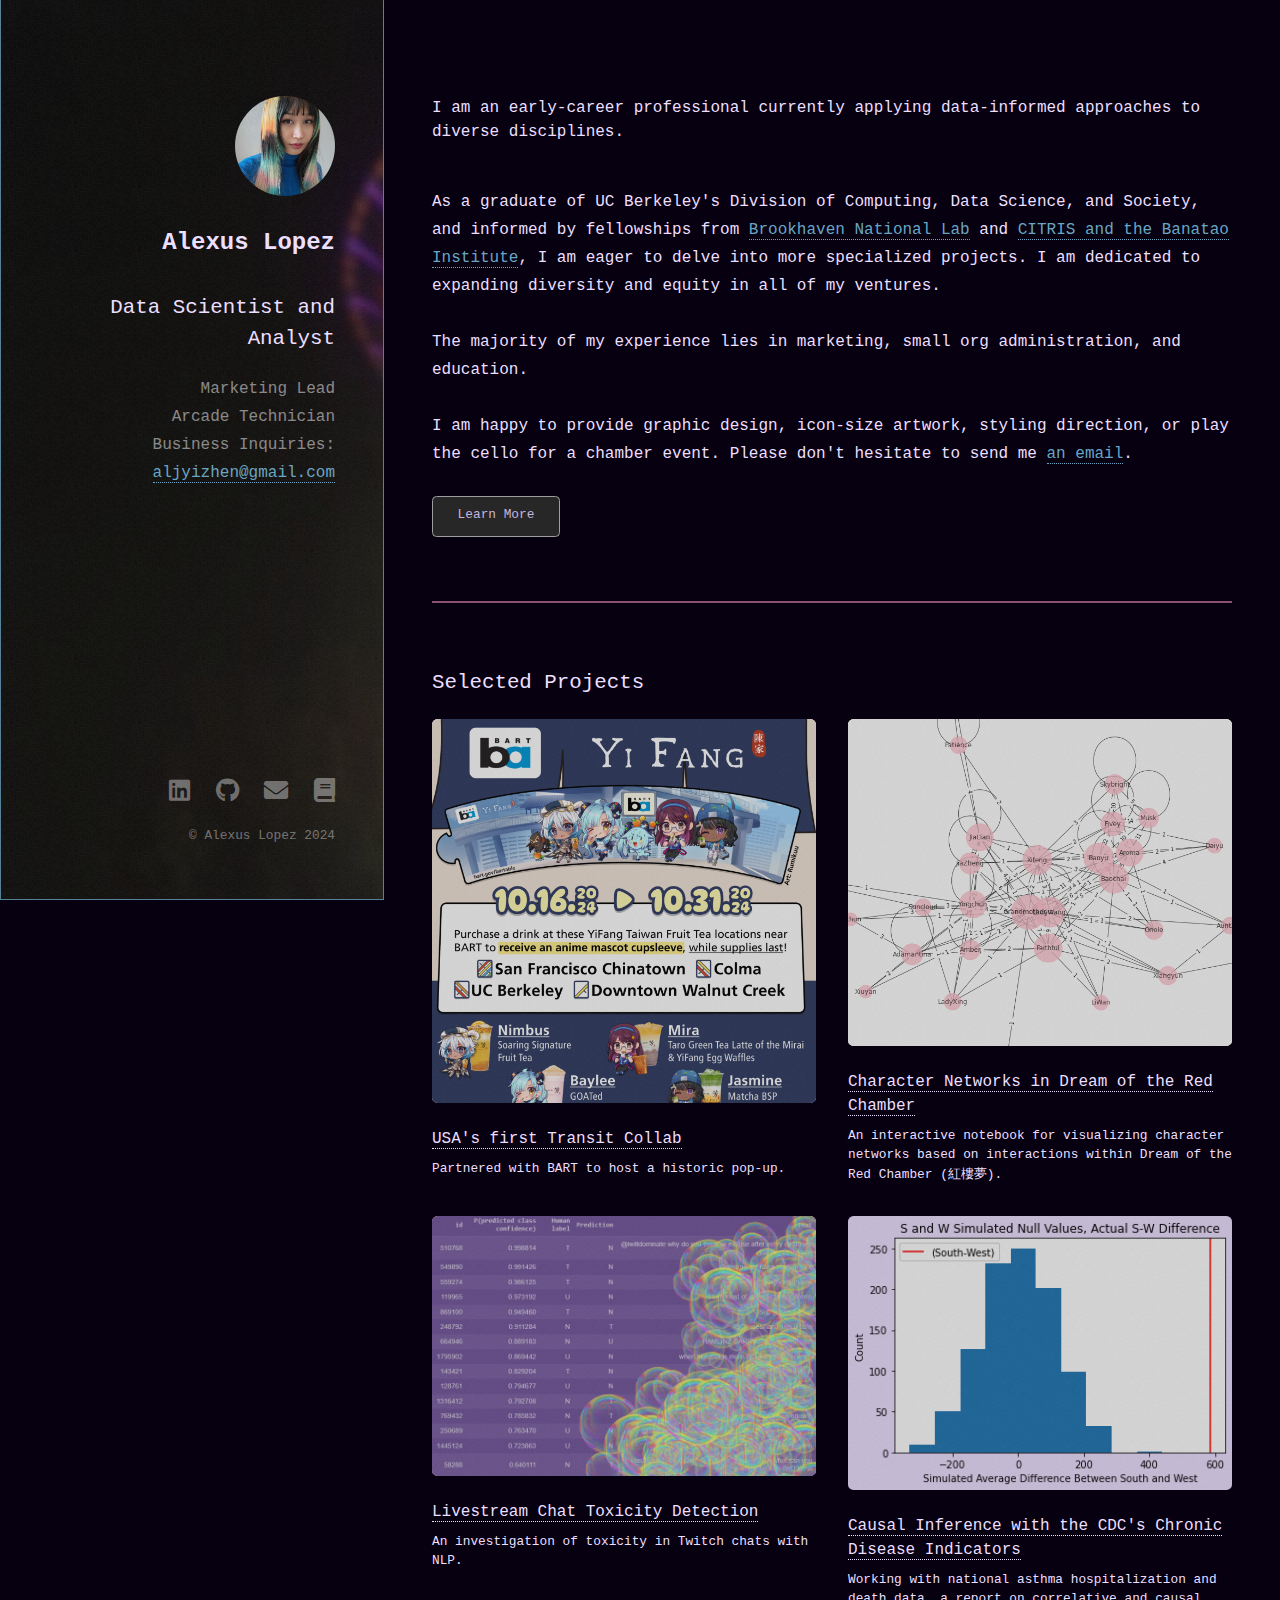
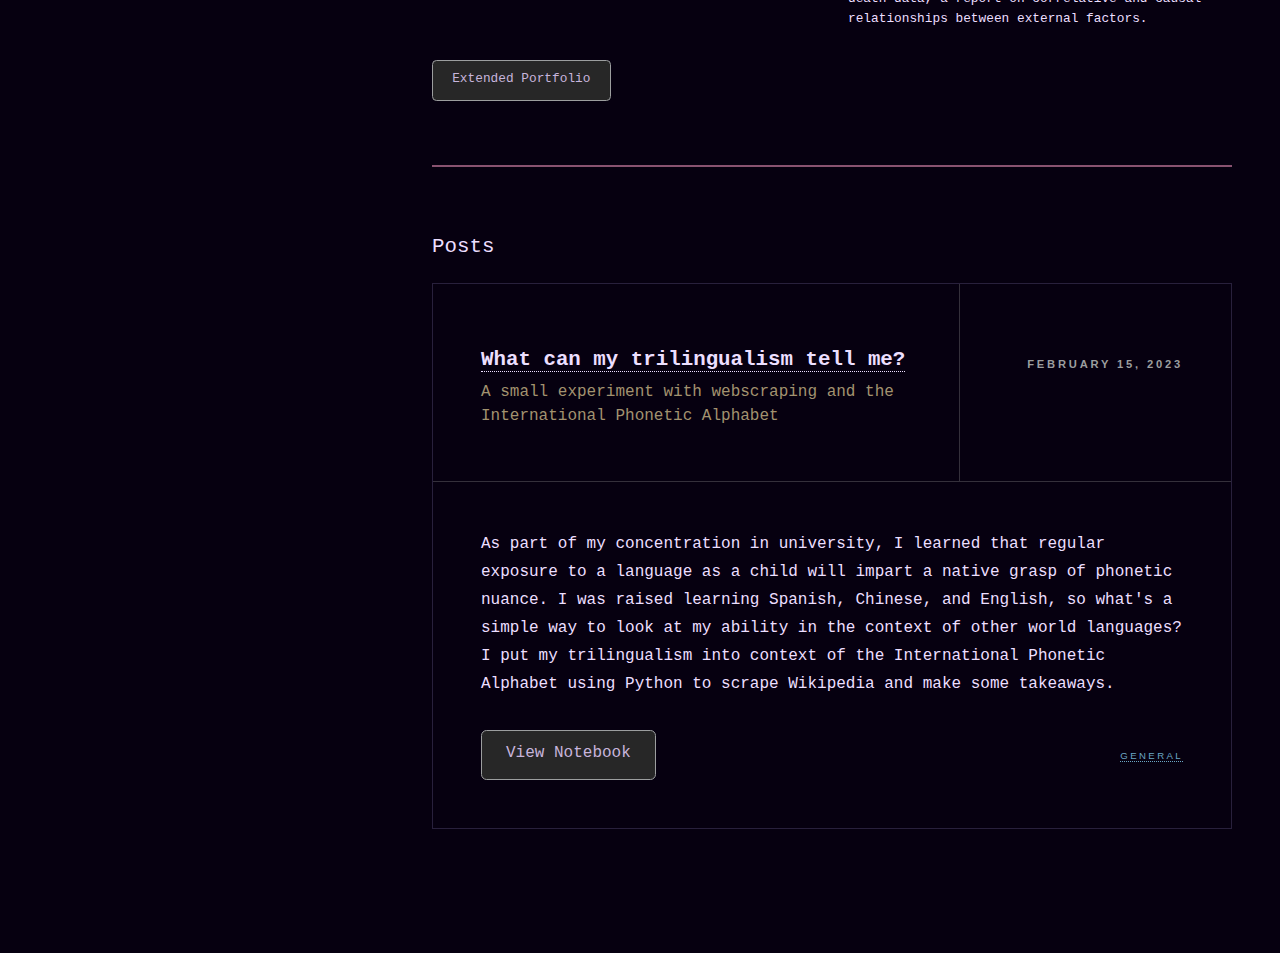
<file: index.html>
<!DOCTYPE HTML>
<!--
	base design is Strata by HTML5 UP, heavily modified by Alexus Lopez
	html5up.net | @ajlkn
	Free for personal and commercial use under the CCA 3.0 license (html5up.net/license)
-->
<html>
	<head>
		<title>Alexus Lopez</title>
		<meta charset="utf-8" />
		<meta name="viewport" content="width=device-width, initial-scale=1, user-scalable=no" />
		<link rel="stylesheet" href="assets/css/main.css" />
	</head>
	<body class="is-preload">

		<!-- Header -->
			<header id="header">
				<div class="inner">
					<a href="#" class="image avatar"><img src="images/avatar.jpg" alt="" /></a>
					<h1><strong>Alexus Lopez</strong> </h1> <br>
					<h2>
          Data Scientist and Analyst<br></h2>
					Marketing Lead<br>
					Arcade Technician<br>
          Business Inquiries: <a href="mailto:aljyizhen@gmail.com">aljyizhen@gmail.com </a>			
				</div>
			</header>

		<!-- Main -->
			<div id="main">

				<!-- One -->
					<section id="one">
						<header class="major">
							<h4>I am an early-career professional currently applying data-informed approaches to diverse disciplines. </h4><br>As a graduate of UC Berkeley's Division of Computing, Data Science, and Society, and informed by fellowships from <a href="https://www.bnl.gov/education/">Brookhaven National Lab</a> and <a href="https://citris-uc.org/labs-programs/innovation-hub/">CITRIS and the Banatao Institute</a>, I am eager to delve into more specialized projects. I am dedicated to expanding diversity and equity in all of my ventures. <br> <br>
              The majority of my experience lies in marketing, small org administration, and education.<br> <br>
              I am happy to provide graphic design, icon-size artwork, styling direction, or play the cello for a chamber event. Please don't hesitate to send me <a href="mailto:aljyizhen@gmail.com">an email</a>. <br> <br>
						</header>
						<ul class="actions">
							<li><a href="about.html" class="button small">Learn More</a>
							</li>
						</ul>
					</section>

				<!-- Two -->
					<section id="two">
						<h2>Selected Projects</h2>
						<div class="row">
							<article class="col-6 col-12-xsmall work-item">
								<a href="bart-collab.html" class="image fit thumb"><img src="images/bart.png" alt="" /></a>
								<h3><a href="bart-collab.html">USA's first Transit Collab</a></h3>
								<p>Partnered with BART to host a historic pop-up.</p>
							</article>
							<article class="col-6 col-12-xsmall work-item">
								<a href="https://colab.research.google.com/drive/1X1N0JhzPI42U1YNL2t3IsTDgnr0oR1bc" class="image fit thumb"><img src="images/thumbs/stone-network-thumb.png" alt="" /></a>
								<h3><a href="https://colab.research.google.com/drive/1X1N0JhzPI42U1YNL2t3IsTDgnr0oR1bc">Character Networks in Dream of the Red Chamber </a></h3>
								<p>An interactive notebook for visualizing character networks based on interactions within Dream of the Red Chamber (紅樓夢).</p>
							</article>
							<article class="col-6 col-12-xsmall work-item">
								<a href="https://colab.research.google.com/drive/1OxfYsd4pyMIKpudrrF8iluvM0K_Mc_CA" class="image fit thumb"><img src="images/thumbs/twitchclass.png" alt="" /></a>
								<h3><a href="https://colab.research.google.com/drive/1OxfYsd4pyMIKpudrrF8iluvM0K_Mc_CA">Livestream Chat Toxicity Detection</a></h3>
								<p>An investigation of toxicity in Twitch chats with NLP.</p>
							</article>
							<article class="col-6 col-12-xsmall work-item">
								<a href="CDCasthmareport.html" class="image fit thumb"><img src="images/thumbs/sampling.png" alt="" /></a>
								<h3><a href="CDCasthmareport.html">Causal Inference with the CDC's Chronic Disease Indicators</a></h3>
								<p>Working with national asthma hospitalization and death data, a report on correlative and causal relationships between external factors.</p>
							</article>
						
							
							
							
<!-- 							</article>
							<article class="col-6 col-12-xsmall work-item">
								<a href="images/fulls/04.jpg" class="image fit thumb"><img src="images/thumbs/04.jpg" alt="" /></a>
								<h3>Quam neque phasellus</h3>
								<p>Lorem ipsum dolor sit amet nisl sed nullam feugiat.</p>
							</article>
							<article class="col-6 col-12-xsmall work-item">
								<a href="images/fulls/05.jpg" class="image fit thumb"><img src="images/thumbs/05.jpg" alt="" /></a>
								<h3>Nunc enim commodo aliquet</h3>
								<p>Lorem ipsum dolor sit amet nisl sed nullam feugiat.</p>
							</article>
							<article class="col-6 col-12-xsmall work-item">
								<a href="images/fulls/06.jpg" class="image fit thumb"><img src="images/thumbs/06.jpg" alt="" /></a>
								<h3>Risus ornare lacinia</h3>
								<p>Lorem ipsum dolor sit amet nisl sed nullam feugiat.</p>
							</article> --> 
						</div>
						<ul class="actions">
							<li><a href="https://www.linkedin.com/in/alexusmarie/details/projects/" class="button small">Extended Portfolio</a></li>
						</ul>
					</section>


					<!-- Journal -->
          
					<section id="blog">
						<h2 id="align-center">Posts</h2>
						<div>
							<article class="post">
								<header>
									<div class="title">
										<h2><a href="https://colab.research.google.com/drive/1mjFENBBLT9MD7Xz3MvCwTHb24IcqvLcT">What can my trilingualism tell me?</a></h2>
										<p>A small experiment with webscraping and the International Phonetic Alphabet</p>
									</div>
									<div class="meta">
										<time class="published" datetime="2023-02-15">February 15, 2023</time>
										<!-- <a href="#" class="author"><span class="name">Jane Doe</span><img src="images/avatar.jpg" alt="" /></a> -->
									</div>
								</header>
								<!-- <a href="https://colab.research.google.com/drive/1mjFENBBLT9MD7Xz3MvCwTHb24IcqvLcT" class="image featured"><img src="images/pic03.jpg" alt="" /></a> -->
								<p>As part of my concentration in university, I learned that regular exposure to a language as a child will impart a native grasp of phonetic nuance.
									I was raised learning Spanish, Chinese, and English, so what's a simple way to look at my ability in the context of other world languages?
									I put my trilingualism into context of the International Phonetic Alphabet using Python to scrape Wikipedia and make some takeaways. 
								</p>
								<footer>
									<ul class="actions">
										<li><a href="https://colab.research.google.com/drive/1mjFENBBLT9MD7Xz3MvCwTHb24IcqvLcT" class="button">View Notebook</a></li>
									</ul>
									<ul class="stats">
										<li><a href="#">General</a></li>
										<!-- <li><a href="#" class="icon solid fa-heart">28</a></li>
										<li><a href="#" class="icon solid fa-comment">128</a></li> -->
									</ul>
								</footer>
							</article>
						</div>

					</section>
					

				<!-- Three -->
					<!-- <section id="three">
						<h2>Get In Touch</h2>
						<p>Accumsan pellentesque commodo blandit enim arcu non at amet id arcu magna. Accumsan orci faucibus id eu lorem semper nunc nisi lorem vulputate lorem neque lorem ipsum dolor.</p>
						<div class="row">
							<div class="col-8 col-12-small">
								<form method="post" action="#">
									<div class="row gtr-uniform gtr-50">
										<div class="col-6 col-12-xsmall"><input type="text" name="name" id="name" placeholder="Name" /></div>
										<div class="col-6 col-12-xsmall"><input type="email" name="email" id="email" placeholder="Email" /></div>
										<div class="col-12"><textarea name="message" id="message" placeholder="Message" rows="4"></textarea></div>
									</div>
								</form>
								<ul class="actions">
									<li><input type="submit" value="Send Message" /></li>
								</ul>
							</div>
							<div class="col-4 col-12-small">
								<ul class="labeled-icons">
									<li>
										<h3 class="icon solid fa-home"><span class="label">Address</span></h3>
										1234 Somewhere Rd.<br />
										Nashville, TN 00000<br />
										United States
									</li>
									<li>
										<h3 class="icon solid fa-mobile-alt"><span class="label">Phone</span></h3>
										000-000-0000
									</li>
									<li>
										<h3 class="icon solid fa-envelope"><span class="label">Email</span></h3>
										<a href="#">hello@untitled.tld</a>
									</li>
								</ul>
							</div>
						</div> -->
					<!-- </section> -->

				<!-- Four -->
				<!--
					<section id="four">
						<h2>Elements</h2>

						<section>
							<h4>Text</h4>
							<p>This is <b>bold</b> and this is <strong>strong</strong>. This is <i>italic</i> and this is <em>emphasized</em>.
							This is <sup>superscript</sup> text and this is <sub>subscript</sub> text.
							This is <u>underlined</u> and this is code: <code>for (;;) { ... }</code>. Finally, <a href="#">this is a link</a>.</p>
							<hr />
							<header>
								<h4>Heading with a Subtitle</h4>
								<p>Lorem ipsum dolor sit amet nullam id egestas urna aliquam</p>
							</header>
							<p>Nunc lacinia ante nunc ac lobortis. Interdum adipiscing gravida odio porttitor sem non mi integer non faucibus ornare mi ut ante amet placerat aliquet. Volutpat eu sed ante lacinia sapien lorem accumsan varius montes viverra nibh in adipiscing blandit tempus accumsan.</p>
							<header>
								<h5>Heading with a Subtitle</h5>
								<p>Lorem ipsum dolor sit amet nullam id egestas urna aliquam</p>
							</header>
							<p>Nunc lacinia ante nunc ac lobortis. Interdum adipiscing gravida odio porttitor sem non mi integer non faucibus ornare mi ut ante amet placerat aliquet. Volutpat eu sed ante lacinia sapien lorem accumsan varius montes viverra nibh in adipiscing blandit tempus accumsan.</p>
							<hr />
							<h2>Heading Level 2</h2>
							<h3>Heading Level 3</h3>
							<h4>Heading Level 4</h4>
							<h5>Heading Level 5</h5>
							<h6>Heading Level 6</h6>
							<hr />
							<h5>Blockquote</h5>
							<blockquote>Fringilla nisl. Donec accumsan interdum nisi, quis tincidunt felis sagittis eget tempus euismod. Vestibulum ante ipsum primis in faucibus vestibulum. Blandit adipiscing eu felis iaculis volutpat ac adipiscing accumsan faucibus. Vestibulum ante ipsum primis in faucibus lorem ipsum dolor sit amet nullam adipiscing eu felis.</blockquote>
							<h5>Preformatted</h5>
							<pre><code>i = 0;

while (!deck.isInOrder()) {
print 'Iteration ' + i;
deck.shuffle();
i++;
}

print 'It took ' + i + ' iterations to sort the deck.';</code></pre>
						</section>

						<section>
							<h4>Lists</h4>
							<div class="row">
								<div class="col-6 col-12-xsmall">
									<h5>Unordered</h5>
									<ul>
										<li>Dolor pulvinar etiam magna etiam.</li>
										<li>Sagittis adipiscing lorem eleifend.</li>
										<li>Felis enim feugiat dolore viverra.</li>
									</ul>
									<h5>Alternate</h5>
									<ul class="alt">
										<li>Dolor pulvinar etiam magna etiam.</li>
										<li>Sagittis adipiscing lorem eleifend.</li>
										<li>Felis enim feugiat dolore viverra.</li>
									</ul>
								</div>
								<div class="col-6 col-12-xsmall">
									<h5>Ordered</h5>
									<ol>
										<li>Dolor pulvinar etiam magna etiam.</li>
										<li>Etiam vel felis at lorem sed viverra.</li>
										<li>Felis enim feugiat dolore viverra.</li>
										<li>Dolor pulvinar etiam magna etiam.</li>
										<li>Etiam vel felis at lorem sed viverra.</li>
										<li>Felis enim feugiat dolore viverra.</li>
									</ol>
									<h5>Icons</h5>
									<ul class="icons">
										<li><a href="#" class="icon brands fa-twitter"><span class="label">Twitter</span></a></li>
										<li><a href="#" class="icon brands fa-facebook-f"><span class="label">Facebook</span></a></li>
										<li><a href="#" class="icon brands fa-instagram"><span class="label">Instagram</span></a></li>
										<li><a href="#" class="icon brands fa-github"><span class="label">Github</span></a></li>
										<li><a href="#" class="icon brands fa-dribbble"><span class="label">Dribbble</span></a></li>
										<li><a href="#" class="icon brands fa-tumblr"><span class="label">Tumblr</span></a></li>
									</ul>
								</div>
							</div>
							<h5>Actions</h5>
							<ul class="actions">
								<li><a href="#" class="button primary">Default</a></li>
								<li><a href="#" class="button">Default</a></li>
							</ul>
							<ul class="actions small">
								<li><a href="#" class="button primary small">Small</a></li>
								<li><a href="#" class="button small">Small</a></li>
							</ul>
							<div class="row">
								<div class="col-6 col-12-small">
									<ul class="actions stacked">
										<li><a href="#" class="button primary">Default</a></li>
										<li><a href="#" class="button">Default</a></li>
									</ul>
								</div>
								<div class="col-6 col-12-small">
									<ul class="actions stacked">
										<li><a href="#" class="button primary small">Small</a></li>
										<li><a href="#" class="button small">Small</a></li>
									</ul>
								</div>
								<div class="col-6 col-12-small">
									<ul class="actions stacked">
										<li><a href="#" class="button primary fit">Default</a></li>
										<li><a href="#" class="button fit">Default</a></li>
									</ul>
								</div>
								<div class="col-6 col-12-small">
									<ul class="actions stacked">
										<li><a href="#" class="button primary small fit">Small</a></li>
										<li><a href="#" class="button small fit">Small</a></li>
									</ul>
								</div>
							</div>
						</section>

						<section>
							<h4>Table</h4>
							<h5>Default</h5>
							<div class="table-wrapper">
								<table>
									<thead>
										<tr>
											<th>Name</th>
											<th>Description</th>
											<th>Price</th>
										</tr>
									</thead>
									<tbody>
										<tr>
											<td>Item One</td>
											<td>Ante turpis integer aliquet porttitor.</td>
											<td>29.99</td>
										</tr>
										<tr>
											<td>Item Two</td>
											<td>Vis ac commodo adipiscing arcu aliquet.</td>
											<td>19.99</td>
										</tr>
										<tr>
											<td>Item Three</td>
											<td> Morbi faucibus arcu accumsan lorem.</td>
											<td>29.99</td>
										</tr>
										<tr>
											<td>Item Four</td>
											<td>Vitae integer tempus condimentum.</td>
											<td>19.99</td>
										</tr>
										<tr>
											<td>Item Five</td>
											<td>Ante turpis integer aliquet porttitor.</td>
											<td>29.99</td>
										</tr>
									</tbody>
									<tfoot>
										<tr>
											<td colspan="2"></td>
											<td>100.00</td>
										</tr>
									</tfoot>
								</table>
							</div>

							<h5>Alternate</h5>
							<div class="table-wrapper">
								<table class="alt">
									<thead>
										<tr>
											<th>Name</th>
											<th>Description</th>
											<th>Price</th>
										</tr>
									</thead>
									<tbody>
										<tr>
											<td>Item One</td>
											<td>Ante turpis integer aliquet porttitor.</td>
											<td>29.99</td>
										</tr>
										<tr>
											<td>Item Two</td>
											<td>Vis ac commodo adipiscing arcu aliquet.</td>
											<td>19.99</td>
										</tr>
										<tr>
											<td>Item Three</td>
											<td> Morbi faucibus arcu accumsan lorem.</td>
											<td>29.99</td>
										</tr>
										<tr>
											<td>Item Four</td>
											<td>Vitae integer tempus condimentum.</td>
											<td>19.99</td>
										</tr>
										<tr>
											<td>Item Five</td>
											<td>Ante turpis integer aliquet porttitor.</td>
											<td>29.99</td>
										</tr>
									</tbody>
									<tfoot>
										<tr>
											<td colspan="2"></td>
											<td>100.00</td>
										</tr>
									</tfoot>
								</table>
							</div>
						</section>

						<section>
							<h4>Buttons</h4>
							<ul class="actions">
								<li><a href="#" class="button primary">Primary</a></li>
								<li><a href="#" class="button">Default</a></li>
							</ul>
							<ul class="actions">
								<li><a href="#" class="button large">Large</a></li>
								<li><a href="#" class="button">Default</a></li>
								<li><a href="#" class="button small">Small</a></li>
							</ul>
							<ul class="actions fit">
								<li><a href="#" class="button primary fit">Fit</a></li>
								<li><a href="#" class="button fit">Fit</a></li>
							</ul>
							<ul class="actions fit small">
								<li><a href="#" class="button primary fit small">Fit + Small</a></li>
								<li><a href="#" class="button fit small">Fit + Small</a></li>
							</ul>
							<ul class="actions">
								<li><a href="#" class="button primary icon solid fa-download">Icon</a></li>
								<li><a href="#" class="button icon solid fa-download">Icon</a></li>
							</ul>
							<ul class="actions">
								<li><span class="button primary disabled">Primary</span></li>
								<li><span class="button disabled">Default</span></li>
							</ul>
						</section>

						<section>
							<h4>Form</h4>
							<form method="post" action="#">
								<div class="row gtr-uniform gtr-50">
									<div class="col-6 col-12-xsmall">
										<input type="text" name="demo-name" id="demo-name" value="" placeholder="Name" />
									</div>
									<div class="col-6 col-12-xsmall">
										<input type="email" name="demo-email" id="demo-email" value="" placeholder="Email" />
									</div>
									<div class="col-12">
										<select name="demo-category" id="demo-category">
											<option value="">- Category -</option>
											<option value="1">Manufacturing</option>
											<option value="1">Shipping</option>
											<option value="1">Administration</option>
											<option value="1">Human Resources</option>
										</select>
									</div>
									<div class="col-4 col-12-small">
										<input type="radio" id="demo-priority-low" name="demo-priority" checked>
										<label for="demo-priority-low">Low Priority</label>
									</div>
									<div class="col-4 col-12-small">
										<input type="radio" id="demo-priority-normal" name="demo-priority">
										<label for="demo-priority-normal">Normal Priority</label>
									</div>
									<div class="col-4 col-12-small">
										<input type="radio" id="demo-priority-high" name="demo-priority">
										<label for="demo-priority-high">High Priority</label>
									</div>
									<div class="col-6 col-12-small">
										<input type="checkbox" id="demo-copy" name="demo-copy">
										<label for="demo-copy">Email me a copy of this message</label>
									</div>
									<div class="col-6 col-12-small">
										<input type="checkbox" id="demo-human" name="demo-human" checked>
										<label for="demo-human">I am a human and not a robot</label>
									</div>
									<div class="col-12">
										<textarea name="demo-message" id="demo-message" placeholder="Enter your message" rows="6"></textarea>
									</div>
									<div class="col-12">
										<ul class="actions">
											<li><input type="submit" value="Send Message" class="primary" /></li>
											<li><input type="reset" value="Reset" /></li>
										</ul>
									</div>
								</div>
							</form>
						</section>

						<section>
							<h4>Image</h4>
							<h5>Fit</h5>
							<div class="box alt">
								<div class="row gtr-50 gtr-uniform">
									<div class="col-12"><span class="image fit"><img src="images/fulls/05.jpg" alt="" /></span></div>
									<div class="col-4"><span class="image fit"><img src="images/thumbs/01.jpg" alt="" /></span></div>
									<div class="col-4"><span class="image fit"><img src="images/thumbs/02.jpg" alt="" /></span></div>
									<div class="col-4"><span class="image fit"><img src="images/thumbs/03.jpg" alt="" /></span></div>
									<div class="col-4"><span class="image fit"><img src="images/thumbs/04.jpg" alt="" /></span></div>
									<div class="col-4"><span class="image fit"><img src="images/thumbs/05.jpg" alt="" /></span></div>
									<div class="col-4"><span class="image fit"><img src="images/thumbs/06.jpg" alt="" /></span></div>
									<div class="col-4"><span class="image fit"><img src="images/thumbs/03.jpg" alt="" /></span></div>
									<div class="col-4"><span class="image fit"><img src="images/thumbs/02.jpg" alt="" /></span></div>
									<div class="col-4"><span class="image fit"><img src="images/thumbs/01.jpg" alt="" /></span></div>
								</div>
							</div>
							<h5>Left &amp; Right</h5>
							<p><span class="image left"><img src="images/avatar.jpg" alt="" /></span>Fringilla nisl. Donec accumsan interdum nisi, quis tincidunt felis sagittis eget. tempus euismod. Vestibulum ante ipsum primis in faucibus vestibulum. Blandit adipiscing eu felis iaculis volutpat ac adipiscing accumsan eu faucibus. Integer ac pellentesque praesent tincidunt felis sagittis eget. tempus euismod. Vestibulum ante ipsum primis in faucibus vestibulum. Blandit adipiscing eu felis iaculis volutpat ac adipiscing accumsan eu faucibus. Integer ac pellentesque praesent. Donec accumsan interdum nisi, quis tincidunt felis sagittis eget. tempus euismod. Vestibulum ante ipsum primis in faucibus vestibulum. Blandit adipiscing eu felis iaculis volutpat ac adipiscing accumsan eu faucibus. Integer ac pellentesque praesent tincidunt felis sagittis eget. tempus euismod. Vestibulum ante ipsum primis in faucibus vestibulum. Blandit adipiscing eu felis iaculis volutpat ac adipiscing accumsan eu faucibus. Integer ac pellentesque praesent.</p>
							<p><span class="image right"><img src="images/avatar.jpg" alt="" /></span>Fringilla nisl. Donec accumsan interdum nisi, quis tincidunt felis sagittis eget. tempus euismod. Vestibulum ante ipsum primis in faucibus vestibulum. Blandit adipiscing eu felis iaculis volutpat ac adipiscing accumsan eu faucibus. Integer ac pellentesque praesent tincidunt felis sagittis eget. tempus euismod. Vestibulum ante ipsum primis in faucibus vestibulum. Blandit adipiscing eu felis iaculis volutpat ac adipiscing accumsan eu faucibus. Integer ac pellentesque praesent. Donec accumsan interdum nisi, quis tincidunt felis sagittis eget. tempus euismod. Vestibulum ante ipsum primis in faucibus vestibulum. Blandit adipiscing eu felis iaculis volutpat ac adipiscing accumsan eu faucibus. Integer ac pellentesque praesent tincidunt felis sagittis eget. tempus euismod. Vestibulum ante ipsum primis in faucibus vestibulum. Blandit adipiscing eu felis iaculis volutpat ac adipiscing accumsan eu faucibus. Integer ac pellentesque praesent.</p>
						</section>

					</section>
				-->

			</div>

		<!-- Footer -->
			<footer id="footer">
				<div class="inner">
					<ul class="icons">
						<li><a href="https://www.linkedin.com/in/alexusmarie/" class="icon brands fa-linkedin"><span class="label">Linkedin</span></a></li>
						<li><a href="https://github.com/gltmkm506" class="icon brands fa-github"><span class="label">Github</span></a></li>
						<li><a href="mailto:aljyizhen@gmail.com" class="icon solid fa-envelope"><span class="label">Email</span></a></li>
						<li><a href="https://amplexu.neocities.org/" class="icon solid fa-book"><span class="label">Neocities</span></a></li>
					</ul>
					<ul class="copyright">
						<li>&copy; Alexus Lopez 2024</li>
					</ul>
				</div>
			</footer>

		<!-- Scripts -->
			<script src="assets/js/jquery.min.js"></script>
			<script src="assets/js/jquery.poptrox.min.js"></script>
			<script src="assets/js/browser.min.js"></script>
			<script src="assets/js/breakpoints.min.js"></script>
			<script src="assets/js/util.js"></script>
			<script src="assets/js/main.js"></script>

	</body>
</html>
</file>
<file: assets/css/main.css>
@import url("fontawesome-all.min.css");
/* @import url("https://fonts.googleapis.com/css?family=Source+Sans+Pro:400,400italic"); */

/*
	Strata by HTML5 UP
	html5up.net | @ajlkn
	Free for personal and commercial use under the CCA 3.0 license (html5up.net/license)
*/

html, body, div, span, applet, object,
iframe, h1, h2, h3, h4, h5, h6, p, blockquote,
pre, a, abbr, acronym, address, big, cite,
code, del, dfn, em, img, ins, kbd, q, s, samp,
small, strike, strong, sub, sup, tt, var, b,
u, i, center, dl, dt, dd, ol, ul, li, fieldset,
form, label, legend, table, caption, tbody,
tfoot, thead, tr, th, td, article, aside,
canvas, details, embed, figure, figcaption,
footer, header, hgroup, menu, nav, output, ruby,
section, summary, time, mark, audio, video {
	margin: 0;
	padding: 0;
	border: 0;
	font-size: 100%;
	font: inherit;
	vertical-align: baseline;}

article, aside, details, figcaption, figure,
footer, header, hgroup, menu, nav, section {
	display: block;}

body {
	line-height: 1;
}

ol, ul {
	list-style: none;
}

blockquote, q {
	quotes: none;
}

	blockquote:before, blockquote:after, q:before, q:after {
		content: '';
		content: none;
	}

table {
	border-collapse: collapse;
	border-spacing: 0;
}

body {
	-webkit-text-size-adjust: none;
}

mark {
	background-color: transparent;
	color: inherit;
}

input::-moz-focus-inner {
	border: 0;
	padding: 0;
}

input, select, textarea {
	-moz-appearance: none;
	-webkit-appearance: none;
	-ms-appearance: none;
	appearance: none;
}

/* Basic */

	html {
		box-sizing: border-box;
	}

	*, *:before, *:after {
		box-sizing: inherit;
	}

	body {
		background: #060010;
	}

		body.is-preload *, body.is-preload *:before, body.is-preload *:after {
			-moz-animation: none !important;
			-webkit-animation: none !important;
			-ms-animation: none !important;
			animation: none !important;
			-moz-transition: none !important;
			-webkit-transition: none !important;
			-ms-transition: none !important;
			transition: none !important;
		}

	body, input, select, textarea {
		color: #ECDFFF;
		font-family: monospace, "Helvetica", serif;
		font-size: 12pt;
		font-weight: 200;
		line-height: 1.75em;
	}

	a {
		-moz-transition: color 0.2s ease-in-out, border-color 0.2s ease-in-out;
		-webkit-transition: color 0.2s ease-in-out, border-color 0.2s ease-in-out;
		-ms-transition: color 0.2s ease-in-out, border-color 0.2s ease-in-out;
		transition: color 0.2s ease-in-out, border-color 0.2s ease-in-out;
		border-bottom: dotted 1px;
		color: #6AA6C4;
		text-decoration: none;
	}

		a:hover {
			border-bottom-color: transparent;
			color: #558298 !important;
			text-decoration: none;
		}

	strong, b {
		color: #ECDFFF;
		font-weight: 600;
	}

	em, i {
		font-style: italic;
	}

	p {
		margin: 0 0 2em 0;
	}

	h1, h2, h3, h4, h5, h6 {
		color: #ECDFFF;
		font-weight: 500;
		line-height: 1em;
		margin: 0 0 1em 0;
	}

		h1 a, h2 a, h3 a, h4 a, h5 a, h6 a {
			color: inherit;
			text-decoration: none;
		}

	h1 {
		font-size: 2em;
		line-height: 1.5em;
	}

	h2 {
		font-size: 1.3em;
		line-height: 1.5em;
	}

	h3 {
		font-size: 1.1em;
		line-height: 1.5em;
	}

	h4 {
		font-size: 1em;
		line-height: 1.5em;
	}

	h5 {
		font-size: 0.8em;
		line-height: 1.5em;
	}

	h6 {
		font-size: 0.6em;
		line-height: 1.5em;
	}

	sub {
		font-size: 0.7em;
		position: relative;
		top: 0.5em;
	}

	sup {
		font-size: 0.7em;
		position: relative;
		top: -0.5em;
	}

	hr {
		border: 0;
		border-bottom: solid 2px #efefef;
		margin: 2em 0;
	}

		hr.major {
			margin: 3em 0;
		}

	blockquote {
		border-left: solid 6px #efefef;
		font-style: italic;
		margin: 0 0 2em 0;
		padding: 0.5em 0 0.5em 1.5em;
	}

	code {
		background: #f7f7f7;
		border-radius: 0.35em;
		border: solid 2px #efefef;
		font-family: "Courier New", monospace;
		font-size: 0.9em;
		margin: 0 0.25em;
		padding: 0.25em 0.65em;
	}

	pre {
		-webkit-overflow-scrolling: touch;
		font-family: "Courier New", monospace;
		font-size: 0.9em;
		margin: 0 0 2em 0;
	}

		pre code {
			display: block;
			line-height: 1.75em;
			padding: 1em 1.5em;
			overflow-x: auto;
		}

	.align-left {
		text-align: left;
	}

	.align-center {
		text-align: center;
	}

	.align-right {
		text-align: right;
	}

/* Container */

	.container {
		margin: 0 auto;
		max-width: calc(100% - 4em);
		width: 100%;
	}

		.container.xsmall {
			width: 25%;
		}

		.container.small {
			width: 50%;
		}

		.container.medium {
			width: 75%;
		}

		.container.large {
			width: 125%;
		}

		.container.xlarge {
			width: 150%;
		}

		.container.max {
			width: 100%;
		}

		@media screen and (max-width: 980px) {

			.container {
				width: 100% !important;
				max-width: 100% !important;
			}

		}

		@media screen and (max-width: 480px) {

			.container {
				max-width: calc(100% - 3em);
			}

		}

/* Row */

	.row {
		display: flex;
		flex-wrap: wrap;
		box-sizing: border-box;
		align-items: stretch;
	}

		.row > * {
			box-sizing: border-box;
		}

		.row.gtr-uniform > * > :last-child {
			margin-bottom: 0;
		}

		.row.aln-left {
			justify-content: flex-start;
		}

		.row.aln-center {
			justify-content: center;
		}

		.row.aln-right {
			justify-content: flex-end;
		}

		.row.aln-top {
			align-items: flex-start;
		}

		.row.aln-middle {
			align-items: center;
		}

		.row.aln-bottom {
			align-items: flex-end;
		}

		.row > .imp {
			order: -1;
		}

		.row > .col-1 {
			width: 8.33333%;
		}

		.row > .off-1 {
			margin-left: 8.33333%;
		}

		.row > .col-2 {
			width: 16.66667%;
		}

		.row > .off-2 {
			margin-left: 16.66667%;
		}

		.row > .col-3 {
			width: 25%;
		}

		.row > .off-3 {
			margin-left: 25%;
		}

		.row > .col-4 {
			width: 33.33333%;
		}

		.row > .off-4 {
			margin-left: 33.33333%;
		}

		.row > .col-5 {
			width: 41.66667%;
		}

		.row > .off-5 {
			margin-left: 41.66667%;
		}

		.row > .col-6 {
			width: 50%;
		}

		.row > .off-6 {
			margin-left: 50%;
		}

		.row > .col-7 {
			width: 58.33333%;
		}

		.row > .off-7 {
			margin-left: 58.33333%;
		}

		.row > .col-8 {
			width: 66.66667%;
		}

		.row > .off-8 {
			margin-left: 66.66667%;
		}

		.row > .col-9 {
			width: 75%;
		}

		.row > .off-9 {
			margin-left: 75%;
		}

		.row > .col-10 {
			width: 83.33333%;
		}

		.row > .off-10 {
			margin-left: 83.33333%;
		}

		.row > .col-11 {
			width: 91.66667%;
		}

		.row > .off-11 {
			margin-left: 91.66667%;
		}

		.row > .col-12 {
			width: 100%;
		}

		.row > .off-12 {
			margin-left: 100%;
		}

		.row.gtr-0 {
			margin-top: 0;
			margin-left: 0em;
		}

			.row.gtr-0 > * {
				padding: 0 0 0 0em;
			}

			.row.gtr-0.gtr-uniform {
				margin-top: 0em;
			}

				.row.gtr-0.gtr-uniform > * {
					padding-top: 0em;
				}

		.row.gtr-25 {
			margin-top: 0;
			margin-left: -0.625em;
		}

			.row.gtr-25 > * {
				padding: 0 0 0 0.625em;
			}

			.row.gtr-25.gtr-uniform {
				margin-top: -0.625em;
			}

				.row.gtr-25.gtr-uniform > * {
					padding-top: 0.625em;
				}

		.row.gtr-50 {
			margin-top: 0;
			margin-left: -1.25em;
		}

			.row.gtr-50 > * {
				padding: 0 0 0 1.25em;
			}

			.row.gtr-50.gtr-uniform {
				margin-top: -1.25em;
			}

				.row.gtr-50.gtr-uniform > * {
					padding-top: 1.25em;
				}

		.row {
			margin-top: 0;
			margin-left: -2.5em;
		}

			.row > * {
				padding: 0 0 0 2.5em;
			}

			.row.gtr-uniform {
				margin-top: -2.5em;
			}

				.row.gtr-uniform > * {
					padding-top: 2.5em;
				}

		.row.gtr-150 {
			margin-top: 0;
			margin-left: -3.75em;
		}

			.row.gtr-150 > * {
				padding: 0 0 0 3.75em;
			}

			.row.gtr-150.gtr-uniform {
				margin-top: -3.75em;
			}

				.row.gtr-150.gtr-uniform > * {
					padding-top: 3.75em;
				}

		.row.gtr-200 {
			margin-top: 0;
			margin-left: -5em;
		}

			.row.gtr-200 > * {
				padding: 0 0 0 5em;
			}

			.row.gtr-200.gtr-uniform {
				margin-top: -5em;
			}

				.row.gtr-200.gtr-uniform > * {
					padding-top: 5em;
				}

		@media screen and (max-width: 1800px) {

			.row {
				display: flex;
				flex-wrap: wrap;
				box-sizing: border-box;
				align-items: stretch;
			}

				.row > * {
					box-sizing: border-box;
				}

				.row.gtr-uniform > * > :last-child {
					margin-bottom: 0;
				}

				.row.aln-left {
					justify-content: flex-start;
				}

				.row.aln-center {
					justify-content: center;
				}

				.row.aln-right {
					justify-content: flex-end;
				}

				.row.aln-top {
					align-items: flex-start;
				}

				.row.aln-middle {
					align-items: center;
				}

				.row.aln-bottom {
					align-items: flex-end;
				}

				.row > .imp-xlarge {
					order: -1;
				}

				.row > .col-1-xlarge {
					width: 8.33333%;
				}

				.row > .off-1-xlarge {
					margin-left: 8.33333%;
				}

				.row > .col-2-xlarge {
					width: 16.66667%;
				}

				.row > .off-2-xlarge {
					margin-left: 16.66667%;
				}

				.row > .col-3-xlarge {
					width: 25%;
				}

				.row > .off-3-xlarge {
					margin-left: 25%;
				}

				.row > .col-4-xlarge {
					width: 33.33333%;
				}

				.row > .off-4-xlarge {
					margin-left: 33.33333%;
				}

				.row > .col-5-xlarge {
					width: 41.66667%;
				}

				.row > .off-5-xlarge {
					margin-left: 41.66667%;
				}

				.row > .col-6-xlarge {
					width: 50%;
				}

				.row > .off-6-xlarge {
					margin-left: 50%;
				}

				.row > .col-7-xlarge {
					width: 58.33333%;
				}

				.row > .off-7-xlarge {
					margin-left: 58.33333%;
				}

				.row > .col-8-xlarge {
					width: 66.66667%;
				}

				.row > .off-8-xlarge {
					margin-left: 66.66667%;
				}

				.row > .col-9-xlarge {
					width: 75%;
				}

				.row > .off-9-xlarge {
					margin-left: 75%;
				}

				.row > .col-10-xlarge {
					width: 83.33333%;
				}

				.row > .off-10-xlarge {
					margin-left: 83.33333%;
				}

				.row > .col-11-xlarge {
					width: 91.66667%;
				}

				.row > .off-11-xlarge {
					margin-left: 91.66667%;
				}

				.row > .col-12-xlarge {
					width: 100%;
				}

				.row > .off-12-xlarge {
					margin-left: 100%;
				}

				.row.gtr-0 {
					margin-top: 0;
					margin-left: 0em;
				}

					.row.gtr-0 > * {
						padding: 0 0 0 0em;
					}

					.row.gtr-0.gtr-uniform {
						margin-top: 0em;
					}

						.row.gtr-0.gtr-uniform > * {
							padding-top: 0em;
						}

				.row.gtr-25 {
					margin-top: 0;
					margin-left: -0.625em;
				}

					.row.gtr-25 > * {
						padding: 0 0 0 0.625em;
					}

					.row.gtr-25.gtr-uniform {
						margin-top: -0.625em;
					}

						.row.gtr-25.gtr-uniform > * {
							padding-top: 0.625em;
						}

				.row.gtr-50 {
					margin-top: 0;
					margin-left: -1.25em;
				}

					.row.gtr-50 > * {
						padding: 0 0 0 1.25em;
					}

					.row.gtr-50.gtr-uniform {
						margin-top: -1.25em;
					}

						.row.gtr-50.gtr-uniform > * {
							padding-top: 1.25em;
						}

				.row {
					margin-top: 0;
					margin-left: -2.5em;
				}

					.row > * {
						padding: 0 0 0 2.5em;
					}

					.row.gtr-uniform {
						margin-top: -2.5em;
					}

						.row.gtr-uniform > * {
							padding-top: 2.5em;
						}

				.row.gtr-150 {
					margin-top: 0;
					margin-left: -3.75em;
				}

					.row.gtr-150 > * {
						padding: 0 0 0 3.75em;
					}

					.row.gtr-150.gtr-uniform {
						margin-top: -3.75em;
					}

						.row.gtr-150.gtr-uniform > * {
							padding-top: 3.75em;
						}

				.row.gtr-200 {
					margin-top: 0;
					margin-left: -5em;
				}

					.row.gtr-200 > * {
						padding: 0 0 0 5em;
					}

					.row.gtr-200.gtr-uniform {
						margin-top: -5em;
					}

						.row.gtr-200.gtr-uniform > * {
							padding-top: 5em;
						}

		}

		@media screen and (max-width: 1280px) {

			.row {
				display: flex;
				flex-wrap: wrap;
				box-sizing: border-box;
				align-items: stretch;
			}

				.row > * {
					box-sizing: border-box;
				}

				.row.gtr-uniform > * > :last-child {
					margin-bottom: 0;
				}

				.row.aln-left {
					justify-content: flex-start;
				}

				.row.aln-center {
					justify-content: center;
				}

				.row.aln-right {
					justify-content: flex-end;
				}

				.row.aln-top {
					align-items: flex-start;
				}

				.row.aln-middle {
					align-items: center;
				}

				.row.aln-bottom {
					align-items: flex-end;
				}

				.row > .imp-large {
					order: -1;
				}

				.row > .col-1-large {
					width: 8.33333%;
				}

				.row > .off-1-large {
					margin-left: 8.33333%;
				}

				.row > .col-2-large {
					width: 16.66667%;
				}

				.row > .off-2-large {
					margin-left: 16.66667%;
				}

				.row > .col-3-large {
					width: 25%;
				}

				.row > .off-3-large {
					margin-left: 25%;
				}

				.row > .col-4-large {
					width: 33.33333%;
				}

				.row > .off-4-large {
					margin-left: 33.33333%;
				}

				.row > .col-5-large {
					width: 41.66667%;
				}

				.row > .off-5-large {
					margin-left: 41.66667%;
				}

				.row > .col-6-large {
					width: 50%;
				}

				.row > .off-6-large {
					margin-left: 50%;
				}

				.row > .col-7-large {
					width: 58.33333%;
				}

				.row > .off-7-large {
					margin-left: 58.33333%;
				}

				.row > .col-8-large {
					width: 66.66667%;
				}

				.row > .off-8-large {
					margin-left: 66.66667%;
				}

				.row > .col-9-large {
					width: 75%;
				}

				.row > .off-9-large {
					margin-left: 75%;
				}

				.row > .col-10-large {
					width: 83.33333%;
				}

				.row > .off-10-large {
					margin-left: 83.33333%;
				}

				.row > .col-11-large {
					width: 91.66667%;
				}

				.row > .off-11-large {
					margin-left: 91.66667%;
				}

				.row > .col-12-large {
					width: 100%;
				}

				.row > .off-12-large {
					margin-left: 100%;
				}

				.row.gtr-0 {
					margin-top: 0;
					margin-left: 0em;
				}

					.row.gtr-0 > * {
						padding: 0 0 0 0em;
					}

					.row.gtr-0.gtr-uniform {
						margin-top: 0em;
					}

						.row.gtr-0.gtr-uniform > * {
							padding-top: 0em;
						}

				.row.gtr-25 {
					margin-top: 0;
					margin-left: -0.5em;
				}

					.row.gtr-25 > * {
						padding: 0 0 0 0.5em;
					}

					.row.gtr-25.gtr-uniform {
						margin-top: -0.5em;
					}

						.row.gtr-25.gtr-uniform > * {
							padding-top: 0.5em;
						}

				.row.gtr-50 {
					margin-top: 0;
					margin-left: -1em;
				}

					.row.gtr-50 > * {
						padding: 0 0 0 1em;
					}

					.row.gtr-50.gtr-uniform {
						margin-top: -1em;
					}

						.row.gtr-50.gtr-uniform > * {
							padding-top: 1em;
						}

				.row {
					margin-top: 0;
					margin-left: -2em;
				}

					.row > * {
						padding: 0 0 0 2em;
					}

					.row.gtr-uniform {
						margin-top: -2em;
					}

						.row.gtr-uniform > * {
							padding-top: 2em;
						}

				.row.gtr-150 {
					margin-top: 0;
					margin-left: -3em;
				}

					.row.gtr-150 > * {
						padding: 0 0 0 3em;
					}

					.row.gtr-150.gtr-uniform {
						margin-top: -3em;
					}

						.row.gtr-150.gtr-uniform > * {
							padding-top: 3em;
						}

				.row.gtr-200 {
					margin-top: 0;
					margin-left: -4em;
				}

					.row.gtr-200 > * {
						padding: 0 0 0 4em;
					}

					.row.gtr-200.gtr-uniform {
						margin-top: -4em;
					}

						.row.gtr-200.gtr-uniform > * {
							padding-top: 4em;
						}

		}

		@media screen and (max-width: 980px) {

			.row {
				display: flex;
				flex-wrap: wrap;
				box-sizing: border-box;
				align-items: stretch;
			}

				.row > * {
					box-sizing: border-box;
				}

				.row.gtr-uniform > * > :last-child {
					margin-bottom: 0;
				}

				.row.aln-left {
					justify-content: flex-start;
				}

				.row.aln-center {
					justify-content: center;
				}

				.row.aln-right {
					justify-content: flex-end;
				}

				.row.aln-top {
					align-items: flex-start;
				}

				.row.aln-middle {
					align-items: center;
				}

				.row.aln-bottom {
					align-items: flex-end;
				}

				.row > .imp-medium {
					order: -1;
				}

				.row > .col-1-medium {
					width: 8.33333%;
				}

				.row > .off-1-medium {
					margin-left: 8.33333%;
				}

				.row > .col-2-medium {
					width: 16.66667%;
				}

				.row > .off-2-medium {
					margin-left: 16.66667%;
				}

				.row > .col-3-medium {
					width: 25%;
				}

				.row > .off-3-medium {
					margin-left: 25%;
				}

				.row > .col-4-medium {
					width: 33.33333%;
				}

				.row > .off-4-medium {
					margin-left: 33.33333%;
				}

				.row > .col-5-medium {
					width: 41.66667%;
				}

				.row > .off-5-medium {
					margin-left: 41.66667%;
				}

				.row > .col-6-medium {
					width: 50%;
				}

				.row > .off-6-medium {
					margin-left: 50%;
				}

				.row > .col-7-medium {
					width: 58.33333%;
				}

				.row > .off-7-medium {
					margin-left: 58.33333%;
				}

				.row > .col-8-medium {
					width: 66.66667%;
				}

				.row > .off-8-medium {
					margin-left: 66.66667%;
				}

				.row > .col-9-medium {
					width: 75%;
				}

				.row > .off-9-medium {
					margin-left: 75%;
				}

				.row > .col-10-medium {
					width: 83.33333%;
				}

				.row > .off-10-medium {
					margin-left: 83.33333%;
				}

				.row > .col-11-medium {
					width: 91.66667%;
				}

				.row > .off-11-medium {
					margin-left: 91.66667%;
				}

				.row > .col-12-medium {
					width: 100%;
				}

				.row > .off-12-medium {
					margin-left: 100%;
				}

				.row.gtr-0 {
					margin-top: 0;
					margin-left: 0em;
				}

					.row.gtr-0 > * {
						padding: 0 0 0 0em;
					}

					.row.gtr-0.gtr-uniform {
						margin-top: 0em;
					}

						.row.gtr-0.gtr-uniform > * {
							padding-top: 0em;
						}

				.row.gtr-25 {
					margin-top: 0;
					margin-left: -0.5em;
				}

					.row.gtr-25 > * {
						padding: 0 0 0 0.5em;
					}

					.row.gtr-25.gtr-uniform {
						margin-top: -0.5em;
					}

						.row.gtr-25.gtr-uniform > * {
							padding-top: 0.5em;
						}

				.row.gtr-50 {
					margin-top: 0;
					margin-left: -1em;
				}

					.row.gtr-50 > * {
						padding: 0 0 0 1em;
					}

					.row.gtr-50.gtr-uniform {
						margin-top: -1em;
					}

						.row.gtr-50.gtr-uniform > * {
							padding-top: 1em;
						}

				.row {
					margin-top: 0;
					margin-left: -2em;
				}

					.row > * {
						padding: 0 0 0 2em;
					}

					.row.gtr-uniform {
						margin-top: -2em;
					}

						.row.gtr-uniform > * {
							padding-top: 2em;
						}

				.row.gtr-150 {
					margin-top: 0;
					margin-left: -3em;
				}

					.row.gtr-150 > * {
						padding: 0 0 0 3em;
					}

					.row.gtr-150.gtr-uniform {
						margin-top: -3em;
					}

						.row.gtr-150.gtr-uniform > * {
							padding-top: 3em;
						}

				.row.gtr-200 {
					margin-top: 0;
					margin-left: -4em;
				}

					.row.gtr-200 > * {
						padding: 0 0 0 4em;
					}

					.row.gtr-200.gtr-uniform {
						margin-top: -4em;
					}

						.row.gtr-200.gtr-uniform > * {
							padding-top: 4em;
						}

		}

		@media screen and (max-width: 736px) {

			.row {
				display: flex;
				flex-wrap: wrap;
				box-sizing: border-box;
				align-items: stretch;
			}

				.row > * {
					box-sizing: border-box;
				}

				.row.gtr-uniform > * > :last-child {
					margin-bottom: 0;
				}

				.row.aln-left {
					justify-content: flex-start;
				}

				.row.aln-center {
					justify-content: center;
				}

				.row.aln-right {
					justify-content: flex-end;
				}

				.row.aln-top {
					align-items: flex-start;
				}

				.row.aln-middle {
					align-items: center;
				}

				.row.aln-bottom {
					align-items: flex-end;
				}

				.row > .imp-small {
					order: -1;
				}

				.row > .col-1-small {
					width: 8.33333%;
				}

				.row > .off-1-small {
					margin-left: 8.33333%;
				}

				.row > .col-2-small {
					width: 16.66667%;
				}

				.row > .off-2-small {
					margin-left: 16.66667%;
				}

				.row > .col-3-small {
					width: 25%;
				}

				.row > .off-3-small {
					margin-left: 25%;
				}

				.row > .col-4-small {
					width: 33.33333%;
				}

				.row > .off-4-small {
					margin-left: 33.33333%;
				}

				.row > .col-5-small {
					width: 41.66667%;
				}

				.row > .off-5-small {
					margin-left: 41.66667%;
				}

				.row > .col-6-small {
					width: 50%;
				}

				.row > .off-6-small {
					margin-left: 50%;
				}

				.row > .col-7-small {
					width: 58.33333%;
				}

				.row > .off-7-small {
					margin-left: 58.33333%;
				}

				.row > .col-8-small {
					width: 66.66667%;
				}

				.row > .off-8-small {
					margin-left: 66.66667%;
				}

				.row > .col-9-small {
					width: 75%;
				}

				.row > .off-9-small {
					margin-left: 75%;
				}

				.row > .col-10-small {
					width: 83.33333%;
				}

				.row > .off-10-small {
					margin-left: 83.33333%;
				}

				.row > .col-11-small {
					width: 91.66667%;
				}

				.row > .off-11-small {
					margin-left: 91.66667%;
				}

				.row > .col-12-small {
					width: 100%;
				}

				.row > .off-12-small {
					margin-left: 100%;
				}

				.row.gtr-0 {
					margin-top: 0;
					margin-left: 0em;
				}

					.row.gtr-0 > * {
						padding: 0 0 0 0em;
					}

					.row.gtr-0.gtr-uniform {
						margin-top: 0em;
					}

						.row.gtr-0.gtr-uniform > * {
							padding-top: 0em;
						}

				.row.gtr-25 {
					margin-top: 0;
					margin-left: -0.375em;
				}

					.row.gtr-25 > * {
						padding: 0 0 0 0.375em;
					}

					.row.gtr-25.gtr-uniform {
						margin-top: -0.375em;
					}

						.row.gtr-25.gtr-uniform > * {
							padding-top: 0.375em;
						}

				.row.gtr-50 {
					margin-top: 0;
					margin-left: -0.75em;
				}

					.row.gtr-50 > * {
						padding: 0 0 0 0.75em;
					}

					.row.gtr-50.gtr-uniform {
						margin-top: -0.75em;
					}

						.row.gtr-50.gtr-uniform > * {
							padding-top: 0.75em;
						}

				.row {
					margin-top: 0;
					margin-left: -1.5em;
				}

					.row > * {
						padding: 0 0 0 1.5em;
					}

					.row.gtr-uniform {
						margin-top: -1.5em;
					}

						.row.gtr-uniform > * {
							padding-top: 1.5em;
						}

				.row.gtr-150 {
					margin-top: 0;
					margin-left: -2.25em;
				}

					.row.gtr-150 > * {
						padding: 0 0 0 2.25em;
					}

					.row.gtr-150.gtr-uniform {
						margin-top: -2.25em;
					}

						.row.gtr-150.gtr-uniform > * {
							padding-top: 2.25em;
						}

				.row.gtr-200 {
					margin-top: 0;
					margin-left: -3em;
				}

					.row.gtr-200 > * {
						padding: 0 0 0 3em;
					}

					.row.gtr-200.gtr-uniform {
						margin-top: -3em;
					}

						.row.gtr-200.gtr-uniform > * {
							padding-top: 3em;
						}

		}

		@media screen and (max-width: 480px) {

			.row {
				display: flex;
				flex-wrap: wrap;
				box-sizing: border-box;
				align-items: stretch;
			}

				.row > * {
					box-sizing: border-box;
				}

				.row.gtr-uniform > * > :last-child {
					margin-bottom: 0;
				}

				.row.aln-left {
					justify-content: flex-start;
				}

				.row.aln-center {
					justify-content: center;
				}

				.row.aln-right {
					justify-content: flex-end;
				}

				.row.aln-top {
					align-items: flex-start;
				}

				.row.aln-middle {
					align-items: center;
				}

				.row.aln-bottom {
					align-items: flex-end;
				}

				.row > .imp-xsmall {
					order: -1;
				}

				.row > .col-1-xsmall {
					width: 8.33333%;
				}

				.row > .off-1-xsmall {
					margin-left: 8.33333%;
				}

				.row > .col-2-xsmall {
					width: 16.66667%;
				}

				.row > .off-2-xsmall {
					margin-left: 16.66667%;
				}

				.row > .col-3-xsmall {
					width: 25%;
				}

				.row > .off-3-xsmall {
					margin-left: 25%;
				}

				.row > .col-4-xsmall {
					width: 33.33333%;
				}

				.row > .off-4-xsmall {
					margin-left: 33.33333%;
				}

				.row > .col-5-xsmall {
					width: 41.66667%;
				}

				.row > .off-5-xsmall {
					margin-left: 41.66667%;
				}

				.row > .col-6-xsmall {
					width: 50%;
				}

				.row > .off-6-xsmall {
					margin-left: 50%;
				}

				.row > .col-7-xsmall {
					width: 58.33333%;
				}

				.row > .off-7-xsmall {
					margin-left: 58.33333%;
				}

				.row > .col-8-xsmall {
					width: 66.66667%;
				}

				.row > .off-8-xsmall {
					margin-left: 66.66667%;
				}

				.row > .col-9-xsmall {
					width: 75%;
				}

				.row > .off-9-xsmall {
					margin-left: 75%;
				}

				.row > .col-10-xsmall {
					width: 83.33333%;
				}

				.row > .off-10-xsmall {
					margin-left: 83.33333%;
				}

				.row > .col-11-xsmall {
					width: 91.66667%;
				}

				.row > .off-11-xsmall {
					margin-left: 91.66667%;
				}

				.row > .col-12-xsmall {
					width: 100%;
				}

				.row > .off-12-xsmall {
					margin-left: 100%;
				}

				.row.gtr-0 {
					margin-top: 0;
					margin-left: 0em;
				}

					.row.gtr-0 > * {
						padding: 0 0 0 0em;
					}

					.row.gtr-0.gtr-uniform {
						margin-top: 0em;
					}

						.row.gtr-0.gtr-uniform > * {
							padding-top: 0em;
						}

				.row.gtr-25 {
					margin-top: 0;
					margin-left: -0.375em;
				}

					.row.gtr-25 > * {
						padding: 0 0 0 0.375em;
					}

					.row.gtr-25.gtr-uniform {
						margin-top: -0.375em;
					}

						.row.gtr-25.gtr-uniform > * {
							padding-top: 0.375em;
						}

				.row.gtr-50 {
					margin-top: 0;
					margin-left: -0.75em;
				}

					.row.gtr-50 > * {
						padding: 0 0 0 0.75em;
					}

					.row.gtr-50.gtr-uniform {
						margin-top: -0.75em;
					}

						.row.gtr-50.gtr-uniform > * {
							padding-top: 0.75em;
						}

				.row {
					margin-top: 0;
					margin-left: -1.5em;
				}

					.row > * {
						padding: 0 0 0 1.5em;
					}

					.row.gtr-uniform {
						margin-top: -1.5em;
					}

						.row.gtr-uniform > * {
							padding-top: 1.5em;
						}

				.row.gtr-150 {
					margin-top: 0;
					margin-left: -2.25em;
				}

					.row.gtr-150 > * {
						padding: 0 0 0 2.25em;
					}

					.row.gtr-150.gtr-uniform {
						margin-top: -2.25em;
					}

						.row.gtr-150.gtr-uniform > * {
							padding-top: 2.25em;
						}

				.row.gtr-200 {
					margin-top: 0;
					margin-left: -3em;
				}

					.row.gtr-200 > * {
						padding: 0 0 0 3em;
					}

					.row.gtr-200.gtr-uniform {
						margin-top: -3em;
					}

						.row.gtr-200.gtr-uniform > * {
							padding-top: 3em;
						}

		}
/* Post */

.post {
	padding: 3em 3em 1em 3em ;
	background:  #060010;
	border: solid 1px rgba(119, 106, 163, 0.3);
	margin: 0 0 3em 0;
	position: relative;
}

	.post > header {
		display: -moz-flex;
		display: -webkit-flex;
		display: -ms-flex;
		display: flex;
		border-bottom: solid 1px rgba(160, 160, 160, 0.3);
		left: -3em;
		margin: -3em 0 3em 0;
		position: relative;
		width: calc(100% + 6em);
	}

		.post > header .title {
			-moz-flex-grow: 1;
			-webkit-flex-grow: 1;
			-ms-flex-grow: 1;
			flex-grow: 1;
			-ms-flex: 1;
			padding: 3.75em 3em 3.3em 3em;
		}

			.post > header .title h2 {
				font-weight: 900;
				font-size: 1.3em;
			}

			.post > header .title > :last-child {
				margin-bottom: 0;
			}

		.post > header .meta {
			padding: 3.75em 3em 1.75em 3em ;
			border-left: solid 1px rgba(160, 160, 160, 0.3);
			min-width: 17em;
			text-align: right;
			width: 17em;
		}

			.post > header .meta > * {
				margin: 0 0 1em 0;
			}

			.post > header .meta > :last-child {
				margin-bottom: 0;
			}

			.post > header .meta .published {
				color: #9C9E9F;
				display: block;
				font-family: "Raleway", Helvetica, sans-serif;
				font-size: 0.7em;
				font-weight: 800;
				letter-spacing: 0.25em;
				margin-top: 0.5em;
				text-transform: uppercase;
				white-space: nowrap;
			}

	.post > a.image.featured {
		overflow: hidden;
	}

		.post > a.image.featured img {
			-moz-transition: -moz-transform 0.2s ease-out;
			-webkit-transition: -webkit-transform 0.2s ease-out;
			-ms-transition: -ms-transform 0.2s ease-out;
			transition: transform 0.2s ease-out;
		}

		.post > a.image.featured:hover img {
			-moz-transform: scale(1.05);
			-webkit-transform: scale(1.05);
			-ms-transform: scale(1.05);
			transform: scale(1.05);
		}

	.post > footer {
		display: -moz-flex;
		display: -webkit-flex;
		display: -ms-flex;
		display: flex;
		-moz-align-items: center;
		-webkit-align-items: center;
		-ms-align-items: center;
		align-items: center;
	}

		.post > footer .actions {
			-moz-flex-grow: 1;
			-webkit-flex-grow: 1;
			-ms-flex-grow: 1;
			flex-grow: 1;
		}

		.post > footer .stats {
			cursor: default;
			list-style: none;
			padding: 0;
		}

			.post > footer .stats li {
				border-left: solid 1px rgba(160, 160, 160, 0.3);
				display: inline-block;
				font-family: "Raleway", Helvetica, sans-serif;
				font-size: 0.6em;
				font-weight: 400;
				letter-spacing: 0.25em;
				line-height: 1;
				margin: 0 0 0 2em;
				padding: 0 0 0 2em;
				text-transform: uppercase;
			}

				.post > footer .stats li:first-child {
					border-left: 0;
					margin-left: 0;
					padding-left: 0;
				}

				.post > footer .stats li .icon {
					border-bottom: 0;
				}

					.post > footer .stats li .icon:before {
						color: rgba(9, 94, 173, 0.747);
						margin-right: 0.75em;
					}

	@media screen and (max-width: 980px) {

		.post {
			border-left: 0;
			border-right: 0;
			left: -3em;
			width: calc(100% + (3em * 2));
		}

			.post > header {
				-moz-flex-direction: column;
				-webkit-flex-direction: column;
				-ms-flex-direction: column;
				flex-direction: column;
				padding: 3.75em 3em 1.25em 3em ;
				border-left: 0;
			}

				.post > header .title {
					-ms-flex: 0 1 auto;
					margin: 0 0 2em 0;
					padding: 0;
					text-align: center;
				}

				.post > header .meta {
					-moz-align-items: center;
					-webkit-align-items: center;
					-ms-align-items: center;
					align-items: center;
					display: -moz-flex;
					display: -webkit-flex;
					display: -ms-flex;
					display: flex;
					-moz-justify-content: center;
					-webkit-justify-content: center;
					-ms-justify-content: center;
					justify-content: center;
					border-left: 0;
					margin: 0 0 2em 0;
					padding-top: 0;
					padding: 0;
					text-align: left;
					width: 100%;
				}

					.post > header .meta > * {
						border-left: solid 1px rgba(160, 160, 160, 0.3);
						margin-left: 2em;
						padding-left: 2em;
					}

					.post > header .meta > :first-child {
						border-left: 0;
						margin-left: 0;
						padding-left: 0;
					}

					.post > header .meta .published {
						margin-bottom: 0;
						margin-top: 0;
					}

					.post > header .meta .author {
						-moz-flex-direction: row-reverse;
						-webkit-flex-direction: row-reverse;
						-ms-flex-direction: row-reverse;
						flex-direction: row-reverse;
						margin-bottom: 0;
					}

						.post > header .meta .author .name {
							margin: 0 0 0 1.5em;
						}

						.post > header .meta .author img {
							width: 3.5em;
						}

	}

	@media screen and (max-width: 736px) {

		.post {
			padding: 1.5em 1.5em 0.1em 1.5em ;
			left: -1.5em;
			margin: 0 0 2em 0;
			width: calc(100% + (1.5em * 2));
		}

			.post > header {
				padding: 3em 1.5em 0.5em 1.5em ;
				left: -1.5em;
				margin: -1.5em 0 1.5em 0;
				width: calc(100% + 3em);
			}

				.post > header .title h2 {
					font-size: 1.1em;
				}

	}

	@media screen and (max-width: 480px) {

		.post > header .meta {
			-moz-align-items: center;
			-webkit-align-items: center;
			-ms-align-items: center;
			align-items: center;
			-moz-flex-direction: column;
			-webkit-flex-direction: column;
			-ms-flex-direction: column;
			flex-direction: column;
		}

			.post > header .meta > * {
				border-left: 0;
				margin: 1em 0 0 0;
				padding-left: 0;
			}

			.post > header .meta .author .name {
				display: none;
			}

		.post > .image.featured {
			margin-left: -1.5em;
			margin-top: calc(-1.5em - 1px);
			width: calc(100% + 3em);
		}

		.post > footer {
			-moz-align-items: -moz-stretch;
			-webkit-align-items: -webkit-stretch;
			-ms-align-items: -ms-stretch;
			align-items: stretch;
			-moz-flex-direction: column-reverse;
			-webkit-flex-direction: column-reverse;
			-ms-flex-direction: column-reverse;
			flex-direction: column-reverse;
		}

			.post > footer .stats {
				text-align: center;
			}

				.post > footer .stats li {
					margin: 0 0 0 1.25em;
					padding: 0 0 0 1.25em;
				}

	}

/* Section/Article */

	section.special, article.special {
		text-align: center;
	}

	header p {
		color: #A2926F;
		position: relative;
		margin: 0 0 1.5em 0;
	}

	header h2 + p {
		font-size: 1em;
		margin-top: -1em;
		line-height: 1.5em;
	}

	header h3 + p {
		font-size: 1.1em;
		margin-top: -0.8em;
		line-height: 1.5em;
	}

	header h4 + p,
	header h5 + p,
	header h6 + p {
		font-size: 0.9em;
		margin-top: -0.6em;
		line-height: 1.5em;
	}

	header.major h2 {
		font-size: 1.3em;
	}

/* Form */

	form {
		margin: 0 0 2em 0;
	}

	label {
		color: #787878;
		display: block;
		font-size: 0.9em;
		font-weight: 400;
		margin: 0 0 1em 0;
	}

	input[type="text"],
	input[type="password"],
	input[type="email"],
	select,
	textarea {
		-moz-appearance: none;
		-webkit-appearance: none;
		-ms-appearance: none;
		appearance: none;
		background:  #060010;
		border-radius: 0.35em;
		border: solid 2px transparent;
		color: inherit;
		display: block;
		outline: 0;
		padding: 0 0.75em;
		text-decoration: none;
		width: 100%;
	}

		input[type="text"]:invalid,
		input[type="password"]:invalid,
		input[type="email"]:invalid,
		select:invalid,
		textarea:invalid {
			box-shadow: none;
		}

		input[type="text"]:focus,
		input[type="password"]:focus,
		input[type="email"]:focus,
		select:focus,
		textarea:focus {
			border-color: #9d1854;
		}

	select {
		background-image: url("data:image/svg+xml;charset=utf8,%3Csvg xmlns='http://www.w3.org/2000/svg' width='40' height='40' preserveAspectRatio='none' viewBox='0 0 40 40'%3E%3Cpath d='M9.4,12.3l10.4,10.4l10.4-10.4c0.2-0.2,0.5-0.4,0.9-0.4c0.3,0,0.6,0.1,0.9,0.4l3.3,3.3c0.2,0.2,0.4,0.5,0.4,0.9 c0,0.4-0.1,0.6-0.4,0.9L20.7,31.9c-0.2,0.2-0.5,0.4-0.9,0.4c-0.3,0-0.6-0.1-0.9-0.4L4.3,17.3c-0.2-0.2-0.4-0.5-0.4-0.9 c0-0.4,0.1-0.6,0.4-0.9l3.3-3.3c0.2-0.2,0.5-0.4,0.9-0.4S9.1,12.1,9.4,12.3z' fill='%23dfdfdf' /%3E%3C/svg%3E");
		background-size: 1.25rem;
		background-repeat: no-repeat;
		background-position: calc(100% - 1rem) center;
		height: 2.75em;
		padding-right: 2.75em;
		text-overflow: ellipsis;
	}

		select option {
			color: #787878;
			background:  #060010;
		}

		select:focus::-ms-value {
			background-color: transparent;
		}

		select::-ms-expand {
			display: none;
		}

	input[type="text"],
	input[type="password"],
	input[type="email"],
	select {
		height: 2.75em;
	}

	textarea {
		padding: 0.75em;
	}

	input[type="checkbox"],
	input[type="radio"] {
		-moz-appearance: none;
		-webkit-appearance: none;
		-ms-appearance: none;
		appearance: none;
		display: block;
		float: left;
		margin-right: -2em;
		opacity: 0;
		width: 1em;
		z-index: -1;
	}

		input[type="checkbox"] + label,
		input[type="radio"] + label {
			text-decoration: none;
			color: #a2a2a2;
			cursor: pointer;
			display: inline-block;
			font-size: 1em;
			font-weight: 400;
			padding-left: 2.4em;
			padding-right: 0.75em;
			position: relative;
		}

			input[type="checkbox"] + label:before,
			input[type="radio"] + label:before {
				-moz-osx-font-smoothing: grayscale;
				-webkit-font-smoothing: antialiased;
				display: inline-block;
				font-style: normal;
				font-variant: normal;
				text-rendering: auto;
				line-height: 1;
				text-transform: none !important;
				font-family: 'Font Awesome 5 Free';
				font-weight: 900;
			}

			input[type="checkbox"] + label:before,
			input[type="radio"] + label:before {
				background: #f7f7f7;
				border-radius: 0.35em;
				border: solid 2px transparent;
				content: '';
				display: inline-block;
				font-size: 0.8em;
				height: 2.0625em;
				left: 0;
				line-height: 1.85625em;
				position: absolute;
				text-align: center;
				top: 0;
				width: 2.0625em;
			}

		input[type="checkbox"]:checked + label:before,
		input[type="radio"]:checked + label:before {
			background: #787878;
			border-color: #787878;
			color: #fff;
			content: '\f00c';
		}

		input[type="checkbox"]:focus + label:before,
		input[type="radio"]:focus + label:before {
			border-color: #49bf9d;
		}

	input[type="checkbox"] + label:before {
		border-radius: 0.35em;
	}

	input[type="radio"] + label:before {
		border-radius: 100%;
	}

	::-webkit-input-placeholder {
		color: #b2b2b2 !important;
		opacity: 1.0;
	}

	:-moz-placeholder {
		color: #b2b2b2 !important;
		opacity: 1.0;
	}

	::-moz-placeholder {
		color: #b2b2b2 !important;
		opacity: 1.0;
	}

	:-ms-input-placeholder {
		color: #b2b2b2 !important;
		opacity: 1.0;
	}

/* Box */

	.box {
		border-radius: 0.35em;
		border: solid 2px #90234b;
		margin-bottom: 2em;
		padding: 1.5em;
	}

		.box > :last-child,
		.box > :last-child > :last-child,
		.box > :last-child > :last-child > :last-child {
			margin-bottom: 0;
		}

		.box.alt {
			border: 0;
			border-radius: 0;
			padding: 0;
		}

/* Icon */

	.icon {
		text-decoration: none;
		border-bottom: none;
		position: relative;
	}

		.icon:before {
			-moz-osx-font-smoothing: grayscale;
			-webkit-font-smoothing: antialiased;
			display: inline-block;
			font-style: normal;
			font-variant: normal;
			text-rendering: auto;
			line-height: 1;
			text-transform: none !important;
			font-family: 'Font Awesome 5 Free';
			font-weight: 400;
		}

		.icon > .label {
			display: none;
		}

		.icon:before {
			line-height: inherit;
		}

		.icon.solid:before {
			font-weight: 900;
		}

		.icon.brands:before {
			font-family: 'Font Awesome 5 Brands';
		}

/* Image */

	.image {
		border-radius: 0.35em;
		border: 0;
		display: inline-block;
		position: relative;
	}

		.image:before {
			-moz-transition: opacity 0.2s ease-in-out;
			-webkit-transition: opacity 0.2s ease-in-out;
			-ms-transition: opacity 0.2s ease-in-out;
			transition: opacity 0.2s ease-in-out;
			background: url("images/overlay.png");
			border-radius: 0.35em;
			content: '';
			display: block;
			height: 100%;
			left: 0;
			opacity: 0.5;
			position: absolute;
			top: 0;
			width: 100%;
		}

		.image.thumb {
			text-align: center;
			background-color: #ECDFFF;
			
		}

			.image.thumb:after {
				-moz-transition: opacity 0.2s ease-in-out;
				-webkit-transition: opacity 0.2s ease-in-out;
				-ms-transition: opacity 0.2s ease-in-out;
				transition: opacity 0.2s ease-in-out;
				border-radius: 0.35em;
				border: solid 3px #56dcd1;
				color: #56dcd1;
				content: 'View';
				display: inline-block;
				font-size: 0.8em;
				font-weight: 400;
				left: 50%;
				line-height: 2.25em;
				margin: -1.25em 0 0 -3em;
				opacity: 0;
				padding: 0 1.5em;
				position: absolute;
				text-align: center;
				text-decoration: none;
				top: 50%;
				white-space: nowrap;
			}

			.image.thumb:hover:after {
				opacity: 1.0;
				
			}

			.image.thumb:hover:before {
				background: url("images/overlay.png"), url("images/overlay.png");
				
				opacity: 1.0;
			}

		.image img {
			border-radius: 0.35em;
			display: block;
		}

		.image.left {
			float: left;
			margin: 0 1.5em 1em 0;
			top: 0.25em;
		}

		.image.right {
			float: right;
			margin: 0 0 1em 1.5em;
			top: 0.25em;
		}

		.image.left, .image.right {
			max-width: 40%;
		}

			.image.left img, .image.right img {
				width: 100%;
			}

		.image.fit {
			display: block;
			margin: 0 0 2em 0;
			width: 100%;
		}

			.image.fit img {
				width: 100%;
			}

		.image.avatar {
			border-radius: 100%;
		}

			.image.avatar:before {
				display: none;
			}

			.image.avatar img {
				border-radius: 100%;
				width: 100%;
			}
		.image.tiny{
			border-radius: 100%;
			display: flex;
			justify-content: flex-end;
			max-width: 40%
		}
			.image.tiny:before {
				display: none;
				}
			.image.tiny img{
				max-width: 40%;
				height:auto;}
		

/* List */

	ol {
		list-style: decimal;
		margin: 0 0 2em 0;
		padding-left: 1.25em;
	}

		ol li {
			padding-left: 0.25em;
		}

	ul {
		list-style: disc;
		margin: 0 0 2em 0;
		padding-left: 1em;
	}

		ul li {
			padding-left: 0.5em;
		}

		ul.alt {
			list-style: none;
			padding-left: 0;
		}

			ul.alt li {
				border-top: solid 2px #efefef;
				padding: 0.5em 0;
			}

				ul.alt li:first-child {
					border-top: 0;
					padding-top: 0;
				}

	dl {
		margin: 0 0 2em 0;
	}

/* Icons */

	ul.icons {
		cursor: default;
		list-style: none;
		padding-left: 0;
	}

		ul.icons li {
			display: inline-block;
			padding: 0 1em 0 0;
		}

			ul.icons li:last-child {
				padding-right: 0;
			}

			ul.icons li .icon:before {
				font-size: 1.5em;
			}

/* Labeled Icons */

	ul.labeled-icons {
		list-style: none;
		padding: 0;
	}

		ul.labeled-icons li {
			line-height: 1.75em;
			margin: 1.5em 0 0 0;
			padding-left: 2.25em;
			position: relative;
		}

			ul.labeled-icons li:first-child {
				margin-top: 0;
			}

			ul.labeled-icons li a {
				color: inherit;
			}

			ul.labeled-icons li h3 {
				color: #b2b2b2;
				left: 0;
				position: absolute;
				text-align: center;
				top: 0;
				width: 1em;
			}

/* Actions */

	ul.actions {
		display: -moz-flex;
		display: -webkit-flex;
		display: -ms-flex;
		display: flex;
		cursor: default;
		list-style: none;
		margin-left: -1em;
		padding-left: 0;
	}

		ul.actions li {
			padding: 0 0 0 1em;
			vertical-align: middle;
		}

		ul.actions.special {
			-moz-justify-content: center;
			-webkit-justify-content: center;
			-ms-justify-content: center;
			justify-content: center;
			width: 100%;
			margin-left: 0;
		}

			ul.actions.special li:first-child {
				padding-left: 0;
			}

		ul.actions.stacked {
			-moz-flex-direction: column;
			-webkit-flex-direction: column;
			-ms-flex-direction: column;
			flex-direction: column;
			margin-left: 0;
		}

			ul.actions.stacked li {
				padding: 1.3em 0 0 0;
			}

				ul.actions.stacked li:first-child {
					padding-top: 0;
				}

		ul.actions.fit {
			width: calc(100% + 1em);
		}

			ul.actions.fit li {
				-moz-flex-grow: 1;
				-webkit-flex-grow: 1;
				-ms-flex-grow: 1;
				flex-grow: 1;
				-moz-flex-shrink: 1;
				-webkit-flex-shrink: 1;
				-ms-flex-shrink: 1;
				flex-shrink: 1;
				width: 100%;
			}

				ul.actions.fit li > * {
					width: 100%;
				}

			ul.actions.fit.stacked {
				width: 100%;
			}

		@media screen and (max-width: 480px) {

			ul.actions:not(.fixed) {
				-moz-flex-direction: column;
				-webkit-flex-direction: column;
				-ms-flex-direction: column;
				flex-direction: column;
				margin-left: 0;
				width: 100% !important;
			}

				ul.actions:not(.fixed) li {
					-moz-flex-grow: 1;
					-webkit-flex-grow: 1;
					-ms-flex-grow: 1;
					flex-grow: 1;
					-moz-flex-shrink: 1;
					-webkit-flex-shrink: 1;
					-ms-flex-shrink: 1;
					flex-shrink: 1;
					padding: 1em 0 0 0;
					text-align: center;
					width: 100%;
				}

					ul.actions:not(.fixed) li > * {
						width: 100%;
					}

					ul.actions:not(.fixed) li:first-child {
						padding-top: 0;
					}

					ul.actions:not(.fixed) li input[type="submit"],
					ul.actions:not(.fixed) li input[type="reset"],
					ul.actions:not(.fixed) li input[type="button"],
					ul.actions:not(.fixed) li button,
					ul.actions:not(.fixed) li .button {
						width: 100%;
					}

						ul.actions:not(.fixed) li input[type="submit"].icon:before,
						ul.actions:not(.fixed) li input[type="reset"].icon:before,
						ul.actions:not(.fixed) li input[type="button"].icon:before,
						ul.actions:not(.fixed) li button.icon:before,
						ul.actions:not(.fixed) li .button.icon:before {
							margin-left: -0.5em;
						}

		}

/* Table */

	.table-wrapper {
		-webkit-overflow-scrolling: touch;
		overflow-x: auto;
	}

	table {
		margin: 0 0 2em 0;
		width: 100%;
	}

		table tbody tr {
			border: solid 1px #efefef;
			border-left: 0;
			border-right: 0;
		}

			table tbody tr:nth-child(2n + 1) {
				background-color: #060010;
			}

		table td {
			padding: 0.75em 0.75em;
		}

		table th {
			color: #787878;
			font-size: 0.9em;
			font-weight: 400;
			padding: 0 0.75em 0.75em 0.75em;
			text-align: left;
		}

		table thead {
			border-bottom: solid 2px #efefef;
		}

		table tfoot {
			border-top: solid 2px #efefef;
		}

		table.alt {
			border-collapse: separate;
		}

			table.alt tbody tr td {
				border: solid 2px #efefef;
				border-left-width: 0;
				border-top-width: 0;
			}

				table.alt tbody tr td:first-child {
					border-left-width: 2px;
				}

			table.alt tbody tr:first-child td {
				border-top-width: 2px;
			}

			table.alt thead {
				border-bottom: 0;
			}

			table.alt tfoot {
				border-top: 0;
			}

/* Button */

	input[type="submit"],
	input[type="reset"],
	input[type="button"],
	.button {
		-moz-appearance: none;
		-webkit-appearance: none;
		-ms-appearance: none;
		appearance: none;
		-moz-transition: background-color 0.2s ease-in-out, color 0.2s ease-in-out, border-color 0.2s ease-in-out;
		-webkit-transition: background-color 0.2s ease-in-out, color 0.2s ease-in-out, border-color 0.2s ease-in-out;
		-ms-transition: background-color 0.2s ease-in-out, color 0.2s ease-in-out, border-color 0.2s ease-in-out;
		transition: background-color 0.2s ease-in-out, color 0.2s ease-in-out, border-color 0.2s ease-in-out;
		background-color: #272727;
		border-radius: 0.35em;
		border: solid 1px #9C9E9F;
		color: #c7b5dc !important;
		cursor: pointer;
		display: inline-block;
		font-weight: 400;
		height: 3.15em;
		height: calc(2.75em + 6px);
		line-height: 2.75em;
		min-width: 10em;
		padding: 0 1.5em;
		text-align: center;
		text-decoration: none;
		white-space: nowrap;
	}

		input[type="submit"]:hover,
		input[type="reset"]:hover,
		input[type="button"]:hover,
		.button:hover {
			border-color: #A2926F;
			color: #9C9E9F !important;
		}

		input[type="submit"]:active,
		input[type="reset"]:active,
		input[type="button"]:active,
		.button:active {
			background-color: rgba(73, 191, 157, 0.1);
			border-color: #49bf9d;
			color: #49bf9d !important;
		}

		input[type="submit"].icon,
		input[type="reset"].icon,
		input[type="button"].icon,
		.button.icon {
			padding-left: 1.35em;
		}

			input[type="submit"].icon:before,
			input[type="reset"].icon:before,
			input[type="button"].icon:before,
			.button.icon:before {
				margin-right: 0.5em;
			}

		input[type="submit"].fit,
		input[type="reset"].fit,
		input[type="button"].fit,
		.button.fit {
			min-width: 0;
			width: 100%;
		}

		input[type="submit"].small,
		input[type="reset"].small,
		input[type="button"].small,
		.button.small {
			font-size: 0.8em;
		}

		input[type="submit"].large,
		input[type="reset"].large,
		input[type="button"].large,
		.button.large {
			font-size: 1.35em;
		}

		input[type="submit"].primary,
		input[type="reset"].primary,
		input[type="button"].primary,
		.button.primary {
			background-color: #49bf9d;
			border-color: #49bf9d;
			color: #ffffff !important;
		}

			input[type="submit"].primary:hover,
			input[type="reset"].primary:hover,
			input[type="button"].primary:hover,
			.button.primary:hover {
				background-color: #5cc6a7;
				border-color: #5cc6a7;
			}

			input[type="submit"].primary:active,
			input[type="reset"].primary:active,
			input[type="button"].primary:active,
			.button.primary:active {
				background-color: #3eb08f;
				border-color: #3eb08f;
			}

		input[type="submit"].disabled, input[type="submit"]:disabled,
		input[type="reset"].disabled,
		input[type="reset"]:disabled,
		input[type="button"].disabled,
		input[type="button"]:disabled,
		.button.disabled,
		.button:disabled {
			background-color: #e7e7e7 !important;
			border-color: #e7e7e7 !important;
			color: #b2b2b2 !important;
			cursor: default;
		}

/* Work Item */

	.work-item {
		margin: 0 0 2em 0;
	}

		.work-item .image {
			margin: 0 0 1.5em 0;
		}

		.work-item h3 {
			font-size: 1em;
			margin: 0 0 0.5em 0;
		}

		.work-item p {
			font-size: 0.8em;
			line-height: 1.5em;
			margin: 0;
		}

/* Header */

	#header {
		display: -moz-flex;
		display: -webkit-flex;
		display: -ms-flex;
		display: flex;
		-moz-flex-direction: column;
		-webkit-flex-direction: column;
		-ms-flex-direction: column;
		flex-direction: column;
		-moz-align-items: -moz-flex-end;
		-webkit-align-items: -webkit-flex-end;
		-ms-align-items: -ms-flex-end;
		align-items: flex-end;
		-moz-justify-content: space-between;
		-webkit-justify-content: space-between;
		-ms-justify-content: space-between;
		justify-content: space-between;
		background-color: #060010;
		background-attachment: scroll,								scroll;
		background-image: url("images/overlay.png"), url("../../images/bg.jpg");
		background-position: top left,							top left;
		background-repeat: repeat,								no-repeat;
		background-size: auto,								auto 140%;
    border-bottom: solid 1px #558298;
    border-right: solid 1px #558298;
    border-left: solid 1px #558298;
		color: rgba(255, 255, 255, 0.5);
		height: 100%;
		left: 0;
		padding: 8em 4em;
		position: fixed;
		text-align: right;
		top: 0;
		width: 35%;
	}

		#header > * {
			-moz-flex-shrink: 0;
			-webkit-flex-shrink: 0;
			-ms-flex-shrink: 0;
			flex-shrink: 0;
			width: 100%;
		}

		#header > .inner {
			-moz-flex-grow: 1;
			-webkit-flex-grow: 1;
			-ms-flex-grow: 1;
			flex-grow: 1;
			margin: 0 0 2em 0;
		}

		#header strong, #header b {
			color: #ECDFFF;
		}

		#header h2, #header h3, #header h4, #header h5, #header h6 {
			color: #ECDFFF;
		}

		#header h1 {
			color: #ECDFFF;
			font-size: 1.5em;
			line-height: 1.75em;
			margin: 0;
		}

		#header .image.avatar {
			margin: 0 0 1em 0;
			width: 6.25em;
		}

/* Footer */

	#footer .icons {
		margin: 1em 0 0 0;
	}

		#footer .icons a {
			color: rgba(255, 255, 255, 0.4);
		}

	#footer .copyright {
		color: rgba(255, 255, 255, 0.4);
		font-size: 0.8em;
		list-style: none;
		margin: 1em 0 0 0;
		padding: 0;
	}

		#footer .copyright li {
			border-left: solid 1px rgba(255, 255, 255, 0.25);
			display: inline-block;
			line-height: 1em;
			margin-left: 0.75em;
			padding-left: 0.75em;
		}

			#footer .copyright li:first-child {
				border-left: 0;
				margin-left: 0;
				padding-left: 0;
			}

			#footer .copyright li a {
				color: inherit;
			}

/* Main */

	#main {
		margin-left: 35%;
		max-width: 54em;
		padding: 8em 4em 4em 4em;
		width: calc(100% - 35%);
	}

		#main > section {
			border-top: solid 2px #885270;
			margin: 4em 0 0 0;
			padding: 4em 0 0 0;
		}

			#main > section:first-child {
				border-top: 0;
				margin-top: 0;
				padding-top: 0;
			}

/* Poptrox */

	@-moz-keyframes spin {
		0% {
			-moz-transform: rotate(0deg);
			-webkit-transform: rotate(0deg);
			-ms-transform: rotate(0deg);
			transform: rotate(0deg);
		}

		100% {
			-moz-transform: rotate(360deg);
			-webkit-transform: rotate(360deg);
			-ms-transform: rotate(360deg);
			transform: rotate(360deg);
		}
	}

	@-webkit-keyframes spin {
		0% {
			-moz-transform: rotate(0deg);
			-webkit-transform: rotate(0deg);
			-ms-transform: rotate(0deg);
			transform: rotate(0deg);
		}

		100% {
			-moz-transform: rotate(360deg);
			-webkit-transform: rotate(360deg);
			-ms-transform: rotate(360deg);
			transform: rotate(360deg);
		}
	}

	@-ms-keyframes spin {
		0% {
			-moz-transform: rotate(0deg);
			-webkit-transform: rotate(0deg);
			-ms-transform: rotate(0deg);
			transform: rotate(0deg);
		}

		100% {
			-moz-transform: rotate(360deg);
			-webkit-transform: rotate(360deg);
			-ms-transform: rotate(360deg);
			transform: rotate(360deg);
		}
	}

	@keyframes spin {
		0% {
			-moz-transform: rotate(0deg);
			-webkit-transform: rotate(0deg);
			-ms-transform: rotate(0deg);
			transform: rotate(0deg);
		}

		100% {
			-moz-transform: rotate(360deg);
			-webkit-transform: rotate(360deg);
			-ms-transform: rotate(360deg);
			transform: rotate(360deg);
		}
	}

	.poptrox-popup {
		-moz-box-sizing: content-box;
		-webkit-box-sizing: content-box;
		-ms-box-sizing: content-box;
		box-sizing: content-box;
		-webkit-tap-highlight-color: rgba(255, 255, 255, 0);
		background: #fff;
		border-radius: 0.35em;
		box-shadow: 0 0.1em 0.15em 0 rgba(0, 0, 0, 0.15);
		overflow: hidden;
		padding-bottom: 3em;
	}

		.poptrox-popup .loader {
			text-decoration: none;
			-moz-animation: spin 1s linear infinite;
			-webkit-animation: spin 1s linear infinite;
			-ms-animation: spin 1s linear infinite;
			animation: spin 1s linear infinite;
			font-size: 1.5em;
			height: 1em;
			left: 50%;
			line-height: 1em;
			margin: -0.5em 0 0 -0.5em;
			position: absolute;
			top: 50%;
			width: 1em;
		}

			.poptrox-popup .loader:before {
				-moz-osx-font-smoothing: grayscale;
				-webkit-font-smoothing: antialiased;
				display: inline-block;
				font-style: normal;
				font-variant: normal;
				text-rendering: auto;
				line-height: 1;
				text-transform: none !important;
				font-family: 'Font Awesome 5 Free';
				font-weight: 900;
			}

			.poptrox-popup .loader:before {
				content: '\f1ce';
			}

		.poptrox-popup .caption {
			background: #fff;
			bottom: 0;
			cursor: default;
			font-size: 0.9em;
			height: 3em;
			left: 0;
			line-height: 2.8em;
			position: absolute;
			text-align: center;
			width: 100%;
			z-index: 1;
		}

		.poptrox-popup .nav-next,
		.poptrox-popup .nav-previous {
			text-decoration: none;
			-moz-transition: opacity 0.2s ease-in-out;
			-webkit-transition: opacity 0.2s ease-in-out;
			-ms-transition: opacity 0.2s ease-in-out;
			transition: opacity 0.2s ease-in-out;
			-webkit-tap-highlight-color: rgba(255, 255, 255, 0);
			background: rgba(0, 0, 0, 0.01);
			cursor: pointer;
			height: 100%;
			opacity: 0;
			position: absolute;
			top: 0;
			width: 50%;
		}

			.poptrox-popup .nav-next:before,
			.poptrox-popup .nav-previous:before {
				-moz-osx-font-smoothing: grayscale;
				-webkit-font-smoothing: antialiased;
				display: inline-block;
				font-style: normal;
				font-variant: normal;
				text-rendering: auto;
				line-height: 1;
				text-transform: none !important;
				font-family: 'Font Awesome 5 Free';
				font-weight: 900;
			}

			.poptrox-popup .nav-next:before,
			.poptrox-popup .nav-previous:before {
				color: #fff;
				font-size: 2.5em;
				height: 1em;
				line-height: 1em;
				margin-top: -0.75em;
				position: absolute;
				text-align: center;
				top: 50%;
				width: 1.5em;
			}

		.poptrox-popup .nav-next {
			right: 0;
		}

			.poptrox-popup .nav-next:before {
				content: '\f105';
				right: 0;
			}

		.poptrox-popup .nav-previous {
			left: 0;
		}

			.poptrox-popup .nav-previous:before {
				content: '\f104';
				left: 0;
			}

		.poptrox-popup .closer {
			text-decoration: none;
			-moz-transition: opacity 0.2s ease-in-out;
			-webkit-transition: opacity 0.2s ease-in-out;
			-ms-transition: opacity 0.2s ease-in-out;
			transition: opacity 0.2s ease-in-out;
			-webkit-tap-highlight-color: rgba(255, 255, 255, 0);
			color: #fff;
			height: 4em;
			line-height: 4em;
			opacity: 0;
			position: absolute;
			right: 0;
			text-align: center;
			top: 0;
			width: 4em;
			z-index: 2;
		}

			.poptrox-popup .closer:before {
				-moz-osx-font-smoothing: grayscale;
				-webkit-font-smoothing: antialiased;
				display: inline-block;
				font-style: normal;
				font-variant: normal;
				text-rendering: auto;
				line-height: 1;
				text-transform: none !important;
				font-family: 'Font Awesome 5 Free';
				font-weight: 900;
			}

			.poptrox-popup .closer:before {
				-moz-box-sizing: content-box;
				-webkit-box-sizing: content-box;
				-ms-box-sizing: content-box;
				box-sizing: content-box;
				border-radius: 100%;
				border: solid 3px rgba(255, 255, 255, 0.5);
				content: '\f00d';
				display: block;
				font-size: 1em;
				height: 1.75em;
				left: 50%;
				line-height: 1.75em;
				margin: -0.875em 0 0 -0.875em;
				position: absolute;
				top: 50%;
				width: 1.75em;
			}

		.poptrox-popup:hover .nav-next,
		.poptrox-popup:hover .nav-previous {
			opacity: 0.5;
		}

			.poptrox-popup:hover .nav-next:hover,
			.poptrox-popup:hover .nav-previous:hover {
				opacity: 1.0;
			}

		.poptrox-popup:hover .closer {
			opacity: 0.5;
		}

			.poptrox-popup:hover .closer:hover {
				opacity: 1.0;
			}

/* Touch */

	body.is-touch .image.thumb:before {
		opacity: 0.5 !important;
	}

	body.is-touch .image.thumb:after {
		display: none !important;
	}

	body.is-touch #header {
		background-attachment: scroll;
		background-size: auto, cover;
	}

	body.is-touch .poptrox-popup .nav-next,
	body.is-touch .poptrox-popup .nav-previous,
	body.is-touch .poptrox-popup .closer {
		opacity: 1.0 !important;
	}

/* XLarge */

	@media screen and (max-width: 1800px) {

		/* Basic */

			body, input, select, textarea {
				font-size: 12pt;
			}

	}

/* Large */

	@media screen and (max-width: 1280px) {

		/* Header */

			#header {
				padding: 6em 3em 3em 3em;
				width: 30%;
			}

				#header h1 {
					font-size: 1.5em;
				}

					#header h1 br {
						display: none;
					}

				#header > .inner {
					margin-bottom: 0;
				}

		/* Footer */

			#footer .copyright li {
				border-left-width: 0;
				display: block;
				line-height: 2.25em;
				margin-left: 0;
				padding-left: 0;
			}

		/* Main */

			#main {
				margin-left: 30%;
				max-width: none;
				padding: 6em 3em 3em 3em;
				width: calc(100% - 30%);
			}

	}

/* Medium */

	@media screen and (max-width: 980px) {

		/* Basic */

			h1 br, h2 br, h3 br, h4 br, h5 br, h6 br {
				display: none;
			}

		/* List */

			ul.icons li .icon {
				font-size: 1.25em;
			}

		/* Header */

			#header {
				background-attachment: scroll;
				background-position: top left, center center;
				background-image: url("images/overlay.png"), url("../../images/bg.jpg");
				background-size: auto,		cover;
				left: auto;
				padding: 6em 4em;
				position: relative;
				text-align: center;
				top: auto;
				width: 100%;
				display: block;
			}

				#header h1 {
					font-size: 1.5em;
				}

					#header h1 br {
						display: inline;
					}

		/* Footer */

			#footer {
				background-attachment: scroll;
				background-color: #060010;
				background-image: url("images/overlay.png"), url("../../images/bg.jpg");
				background-position: top left,						bottom center;
				background-repeat: repeat,							no-repeat;
				background-size: auto,							cover;
				bottom: auto;
				left: auto;
				padding: 4em 4em 6em 4em;
				position: relative;
				text-align: center;
				width: 100%;
			}

				#footer .icons {
					margin: 0 0 1em 0;
				}

				#footer .copyright {
					margin: 0 0 1em 0;
				}

					#footer .copyright li {
						border-left-width: 1px;
						display: inline-block;
						line-height: 1em;
						margin-left: 0.75em;
						padding-left: 0.75em;
					}

		/* Main */

			#main {
				margin: 0;
				padding: 6em 4em;
				width: 100%;
			}

	}

/* Small */

	@media screen and (max-width: 736px) {

		/* Basic */

			h1 {
				font-size: 1.5em;
			}

			h2 {
				font-size: 1.2em;
			}

			h3 {
				font-size: 1em;
			}

		/* Section/Article */

			section.special, article.special {
				text-align: center;
			}

			header.major h2 {
				font-size: 1.35em;
			}

		/* List */

			ul.labeled-icons li {
				padding-left: 2em;
			}

				ul.labeled-icons li h3 {
					line-height: 1.75em;
				}

		/* Header */

			#header {
				padding: 2.25em 1.5em;
        
			}

				#header h1 {
					font-size: 1.5em;
				}

		/* Footer */

			#footer {
				padding: 2.25em 1.5em;
			}

		/* Main */

			#main {
				padding: 2.25em 1.5em 0.25em 1.5em;
			}

				#main > section {
					margin: 2.25em 0 0 0;
					padding: 2.25em 0 0 0;
				}

		/* Poptrox */

			.poptrox-popup {
				border-radius: 0;
			}

				.poptrox-popup .nav-next:before,
				.poptrox-popup .nav-previous:before {
					margin-top: -1em;
				}

	}

/* XSmall */

	@media screen and (max-width: 480px) {

		/* Header */

			#header {
				padding: 4.5em 1.5em;
			}

				#header h1 br {
					display: none;
				}

		/* Footer */

			#footer .copyright li {
				border-left-width: 0;
				display: block;
				line-height: 2.25em;
				margin-left: 0;
				padding-left: 0;
			}
</file>
